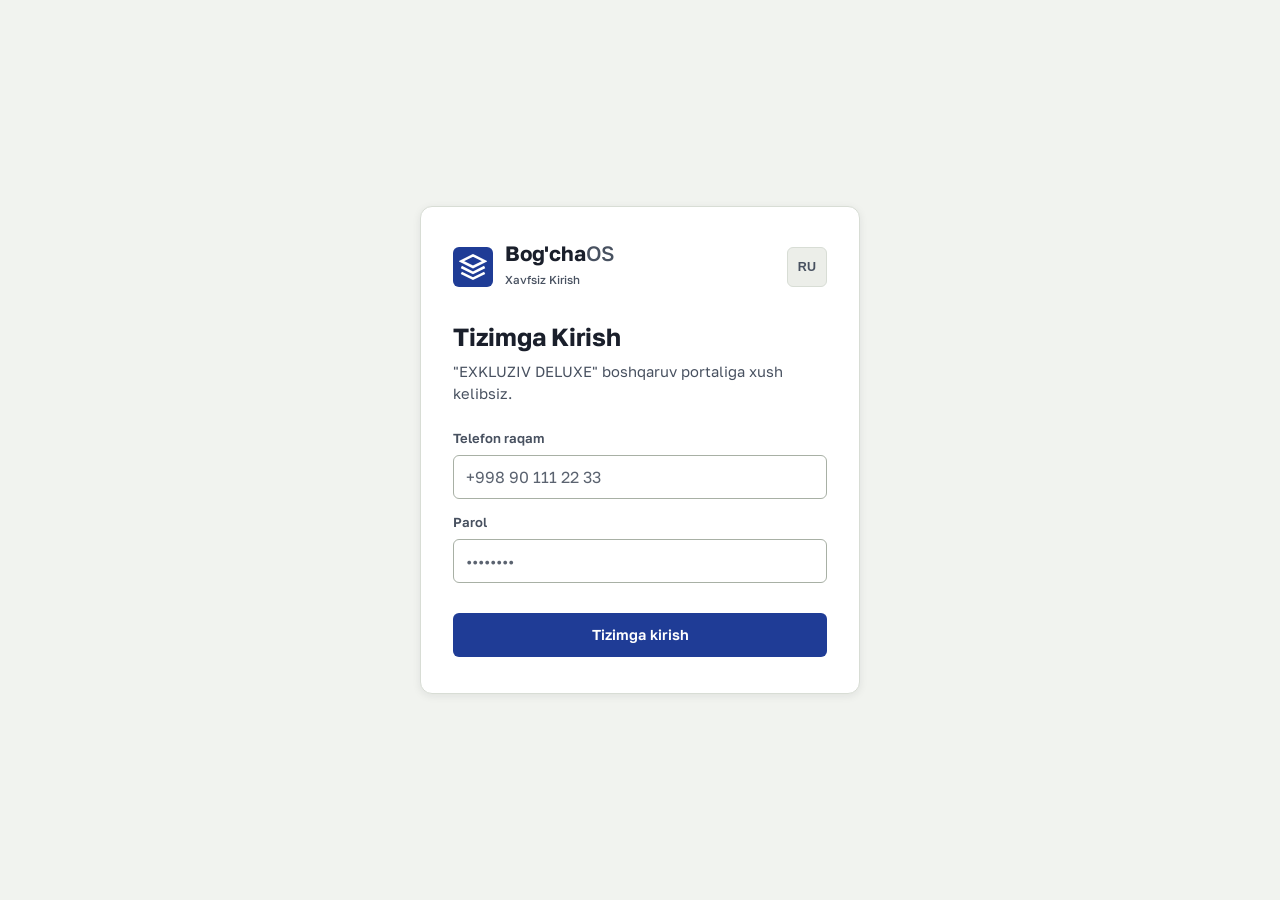
<file: frontend/index.html>
<!DOCTYPE html>
<html lang="uz" data-theme="light">
<head>
  <meta charset="UTF-8">
  <meta name="viewport" content="width=device-width, initial-scale=1.0, viewport-fit=cover">
  <title>Bog'chaOS · Aqlli Bog'cha SaaS Tizimi</title>
  <link rel="preconnect" href="https://fonts.googleapis.com">
  <link rel="preconnect" href="https://fonts.gstatic.com" crossorigin>
  <link href="https://fonts.googleapis.com/css2?family=Golos+Text:wght@400;500;600;700&display=swap" rel="stylesheet">
  <script>try { const t = localStorage.getItem('bogcha_theme'); if (t) document.documentElement.setAttribute('data-theme', t); } catch (e) {}</script>
  <link rel="stylesheet" href="styles.css?v=20261113d">
</head>
<body>
  <svg width="0" height="0" style="position:absolute" aria-hidden="true">
    <symbol id="mark-PRESENT" viewBox="0 0 24 24"><path d="M5 12.5l4.5 4.5L19 7.5"/></symbol>
    <symbol id="mark-ABSENT" viewBox="0 0 24 24"><path d="M6.5 6.5l11 11M17.5 6.5l-11 11"/></symbol>
    <symbol id="mark-EXCUSED" viewBox="0 0 24 24"><path d="M7 3.5h7l3.5 3.5v13.5H7z"/><path d="M10 12h4.5M10 15.5h4.5"/></symbol>
    <symbol id="mark-LATE" viewBox="0 0 24 24"><circle cx="12" cy="12" r="8.5"/><path d="M12 7.5V12l3 2"/></symbol>
  </svg>
  <div class="app-layout">
    <!-- SIDEBAR -->
    <div class="sidebar-scrim" id="sidebarScrim"></div>
    <aside class="sidebar" id="appSidebar">
      <div class="sidebar-header">
        <div class="brand-logo">
          <div class="logo-icon">
            <svg width="28" height="28" viewBox="0 0 24 24" fill="none" stroke="currentColor" stroke-width="2.2" stroke-linecap="round" stroke-linejoin="round">
              <path d="M12 2L2 7l10 5 10-5-10-5zM2 17l10 5 10-5M2 12l10 5 10-5"/>
            </svg>
          </div>
          <div class="logo-text">
            <h2>Bog'cha<span>OS</span></h2>
            <span class="badge-saas" data-i18n="brand.tagline">Enterprise Pro</span>
          </div>
        </div>
      </div>

      <!-- Tenant Info -->
      <div class="tenant-card">
        <div class="tenant-avatar" id="tenantAvatar">…</div>
        <div class="tenant-details">
          <p class="tenant-name" id="tenantName">…</p>
          <span class="tenant-badge"><span class="pulse-dot"></span> <span id="tenantPlan">…</span></span>
        </div>
      </div>

      <!-- Navigation Links -->
      <nav class="sidebar-nav" id="sidebarNav">
        <button class="nav-item active" data-tab="dashboard" data-perm="dashboard.view">
          <svg width="20" height="20" viewBox="0 0 24 24" fill="none" stroke="currentColor" stroke-width="2"><rect width="7" height="9" x="3" y="3" rx="1"/><rect width="7" height="5" x="14" y="3" rx="1"/><rect width="7" height="9" x="14" y="12" rx="1"/><rect width="7" height="5" x="3" y="16" rx="1"/></svg>
          <span data-i18n="nav.dashboard">Asosiy Panel</span>
        </button>

        <button class="nav-item" data-tab="children" data-perm="children.view">
          <svg width="20" height="20" viewBox="0 0 24 24" fill="none" stroke="currentColor" stroke-width="2"><path d="M16 21v-2a4 4 0 0 0-4-4H6a4 4 0 0 0-4 4v2"/><circle cx="9" cy="7" r="4"/><path d="M22 21v-2a4 4 0 0 0-3-3.87"/><path d="M16 3.13a4 4 0 0 1 0 7.75"/></svg>
          <span data-i18n="nav.children">Bolalar & Guruhlar</span>
          <span class="nav-counter" id="totalChildrenBadge">9</span>
        </button>

        <button class="nav-item" data-tab="attendance" data-perm="attendance.view">
          <svg width="20" height="20" viewBox="0 0 24 24" fill="none" stroke="currentColor" stroke-width="2"><path d="M8 2v4"/><path d="M16 2v4"/><rect width="18" height="18" x="3" y="4" rx="2"/><path d="M3 10h18"/><path d="m9 16 2 2 4-4"/></svg>
          <span data-i18n="nav.attendance">Jonli Davomat</span>
          <span class="nav-status-badge" data-i18n="nav.live">Jonli</span>
        </button>

        <button class="nav-item" data-tab="photos" data-perm="photos.send">
          <svg width="20" height="20" viewBox="0 0 24 24" fill="none" stroke="currentColor" stroke-width="2" stroke-linecap="round" stroke-linejoin="round"><rect x="3" y="5" width="18" height="15" rx="2"/><circle cx="9" cy="11" r="2"/><path d="m21 17-5-5-8 8"/></svg>
          <span data-i18n="nav.photos">Rasm yuborish</span>
        </button>

        <button class="nav-item" data-tab="kitchen" data-perm="kitchen.view">
          <svg width="20" height="20" viewBox="0 0 24 24" fill="none" stroke="currentColor" stroke-width="2" stroke-linecap="round" stroke-linejoin="round"><path d="M3 11h18"/><path d="M12 11V4a1 1 0 0 1 1-1 5 5 0 0 1 5 5v2"/><path d="M5 11v8a2 2 0 0 0 2 2h10a2 2 0 0 0 2-2v-8"/></svg>
          <span data-i18n="nav.kitchen">Oshxona xarajatlari</span>
        </button>

        <button class="nav-item" data-tab="tabel" data-perm="tabel.view">
          <svg width="20" height="20" viewBox="0 0 24 24" fill="none" stroke="currentColor" stroke-width="2"><rect width="18" height="18" x="3" y="4" rx="2"/><path d="M3 10h18"/><path d="M8 2v4"/><path d="M16 2v4"/><path d="M8 14h.01"/><path d="M12 14h.01"/><path d="M16 14h.01"/><path d="M8 18h.01"/><path d="M12 18h.01"/><path d="M16 18h.01"/></svg>
          <span data-i18n="nav.tabel">Oylik Davomat Tabeli</span>
        </button>

        <button class="nav-item" data-tab="billing" data-perm="billing.view">
          <svg width="20" height="20" viewBox="0 0 24 24" fill="none" stroke="currentColor" stroke-width="2"><rect width="20" height="14" x="2" y="5" rx="2"/><line x1="2" x2="22" y1="10" y2="10"/></svg>
          <span data-i18n="nav.billing">Moliya & To'lovlar</span>
        </button>

        <button class="nav-item" data-tab="reports" data-perm="finance.reports">
          <svg width="20" height="20" viewBox="0 0 24 24" fill="none" stroke="currentColor" stroke-width="2"><path d="M3 3v18h18"/><path d="M7 15l4-4 3 3 5-6"/></svg>
          <span data-i18n="nav.reports">Moliyaviy hisobotlar</span>
        </button>

        <button class="nav-item" data-tab="staff" data-perm="staff.view">
          <svg width="20" height="20" viewBox="0 0 24 24" fill="none" stroke="currentColor" stroke-width="2"><path d="M16 21v-2a4 4 0 0 0-4-4H6a4 4 0 0 0-4 4v2"/><circle cx="9" cy="7" r="4"/><path d="M22 21v-2a4 4 0 0 0-3-3.87"/><path d="M16 3.13a4 4 0 0 1 0 7.75"/></svg>
          <span data-i18n="nav.staff">Xodimlar & Maosh</span>
        </button>

        <button class="nav-item" data-tab="contracts" data-perm="contracts.view">
          <svg width="20" height="20" viewBox="0 0 24 24" fill="none" stroke="currentColor" stroke-width="2"><path d="M14 2H6a2 2 0 0 0-2 2v16a2 2 0 0 0 2 2h12a2 2 0 0 0 2-2V8z"/><polyline points="14 2 14 8 20 8"/><line x1="16" y1="13" x2="8" y2="13"/><line x1="16" y1="17" x2="8" y2="17"/><polyline points="10 9 9 9 8 9"/></svg>
          <span data-i18n="nav.contracts">Shartnomalar & Hujjatlar</span>
        </button>

        <button class="nav-item" data-tab="telegram-simulator" data-perm="tma.view">
          <svg width="20" height="20" viewBox="0 0 24 24" fill="none" stroke="currentColor" stroke-width="2"><path d="m22 2-7 20-4-9-9-4Z"/><path d="M22 2 11 13"/></svg>
          <span data-i18n="nav.tma">Ota-ona Telegram TMA</span>
        </button>

        <button class="nav-item" data-tab="settings" data-perm="settings.view">
          <svg width="20" height="20" viewBox="0 0 24 24" fill="none" stroke="currentColor" stroke-width="2"><circle cx="12" cy="12" r="3"/><path d="M19.4 15a1.65 1.65 0 0 0 .33 1.82l.06.06a2 2 0 0 1 0 2.83 2 2 0 0 1-2.83 0l-.06-.06a1.65 1.65 0 0 0-1.82-.33 1.65 1.65 0 0 0-1 1.51V21a2 2 0 0 1-2 2 2 2 0 0 1-2-2v-.09A1.65 1.65 0 0 0 9 19.4a1.65 1.65 0 0 0-1.82.33l-.06.06a2 2 0 0 1-2.83 0 2 2 0 0 1 0-2.83l.06-.06a1.65 1.65 0 0 0 .33-1.82 1.65 1.65 0 0 0-1.51-1H3a2 2 0 0 1-2-2 2 2 0 0 1 2-2h.09A1.65 1.65 0 0 0 4.6 9a1.65 1.65 0 0 0-.33-1.82l-.06-.06a2 2 0 0 1 0-2.83 2 2 0 0 1 2.83 0l.06.06a1.65 1.65 0 0 0 1.82.33H9a1.65 1.65 0 0 0 1-1.51V3a2 2 0 0 1 2-2 2 2 0 0 1 2 2v.09a1.65 1.65 0 0 0 1 1.51 1.65 1.65 0 0 0 1.82-.33l.06-.06a2 2 0 0 1 2.83 0 2 2 0 0 1 0 2.83l-.06.06a1.65 1.65 0 0 0-.33 1.82V9a1.65 1.65 0 0 0 1.51 1H21a2 2 0 0 1 2 2 2 2 0 0 1-2 2h-.09a1.65 1.65 0 0 0-1.51 1z"/></svg>
          <span data-i18n="nav.settings">Sozlamalar & Tarif</span>
        </button>
      </nav>

      <div class="sidebar-footer">
        <div class="user-profile">
          <div class="user-avatar" id="currentUserAvatar">NA</div>
          <div class="user-info">
            <span class="user-name" id="currentUserName">Nodira Azimova</span>
            <span class="user-role" id="currentUserRole">Boshqaruvchi</span>
          </div>
          <button class="icon-button" onclick="logoutUser()" title="Tizimdan chiqish" data-i18n-title="sidebar.logout.title">
            <svg width="18" height="18" viewBox="0 0 24 24" fill="none" stroke="currentColor" stroke-width="2"><path d="M9 21H5a2 2 0 0 1-2-2V5a2 2 0 0 1 2-2h4"/><polyline points="16 17 21 12 16 7"/><line x1="21" x2="9" y1="12" y2="12"/></svg>
          </button>
        </div>
      </div>
    </aside>

    <!-- MAIN CONTENT AREA -->
    <main class="main-content">
      <!-- TOP NAVBAR -->
      <header class="topbar">
        <div class="topbar-left">
          <button class="icon-button menu-toggle" id="menuToggle" aria-label="Menyuni ochish" data-i18n-title="common.openMenu" aria-expanded="false" aria-controls="appSidebar">
            <svg width="20" height="20" viewBox="0 0 24 24" fill="none" stroke="currentColor" stroke-width="2" stroke-linecap="round"><line x1="4" y1="7" x2="20" y2="7"/><line x1="4" y1="12" x2="20" y2="12"/><line x1="4" y1="17" x2="20" y2="17"/></svg>
          </button>
          <div class="search-box">
            <svg width="18" height="18" viewBox="0 0 24 24" fill="none" stroke="currentColor" stroke-width="2"><circle cx="11" cy="11" r="8"/><path d="m21 21-4.3-4.3"/></svg>
            <input type="text" id="globalSearchInput" placeholder="Bola, ota-ona yoki guruhni qidiring..." data-i18n-placeholder="topbar.search.placeholder">
          </div>
        </div>

        <div class="topbar-right">
          <!-- Logged-in user's role (read-only; access is enforced by who actually logged in) -->
          <div class="role-switcher-box">
            <span class="role-label" data-i18n="topbar.roleLabel">Rol:</span>
            <span class="badge badge-indigo" id="currentRoleBadge">…</span>
          </div>

          <div class="live-clock" id="liveClock">
            <span class="clock-date">2 Oktabr, 2026</span>
            <span class="clock-time">09:15:30</span>
          </div>

          <!-- Language Toggle -->
          <button class="icon-button lang-toggle" id="langToggle" title="Tilni almashtirish" data-i18n-title="topbar.lang.title">
            <span id="langToggleLabel">UZ</span>
          </button>

          <!-- Theme Toggle -->
          <button class="icon-button theme-toggle" id="themeToggle" title="Rejimni almashtirish" data-i18n-title="topbar.theme.title">
            <svg class="sun-icon" width="20" height="20" viewBox="0 0 24 24" fill="none" stroke="currentColor" stroke-width="2"><circle cx="12" cy="12" r="4"/><path d="M12 2v2"/><path d="M12 20v2"/><path d="m4.93 4.93 1.41 1.41"/><path d="m17.66 17.66 1.41 1.41"/><path d="M2 12h2"/><path d="M20 12h2"/><path d="m6.34 17.66-1.41 1.41"/><path d="m19.07 4.93-1.41 1.41"/></svg>
            <svg class="moon-icon" width="20" height="20" viewBox="0 0 24 24" fill="none" stroke="currentColor" stroke-width="2"><path d="M12 3a6 6 0 0 0 9 9 9 9 0 1 1-9-9Z"/></svg>
          </button>
        </div>
      </header>

      <!-- CONTENT PANELS -->
      <div class="content-container">

        <!-- ========================================== -->
        <!-- TAB 1: ASOSIY PANEL (DASHBOARD) -->
        <!-- ========================================== -->
        <section class="tab-panel active" id="tab-dashboard">
          <div class="panel-header">
            <div>
              <h1 class="panel-title" id="dashboardGreeting">Salom, Nodira Azimova!</h1>
              <p class="panel-subtitle" data-i18n="dash.subtitle">Bog'cha bo'yicha bugungi kunlik hisobot va barcha faoliyatlar oqimi.</p>
            </div>
            <div class="header-actions">
              <button class="btn btn-secondary" onclick="switchTab('tabel')">
                <svg width="18" height="18" viewBox="0 0 24 24" fill="none" stroke="currentColor" stroke-width="2"><rect width="18" height="18" x="3" y="4" rx="2"/></svg>
                <span data-i18n="dash.btn.goTabel">Oylik Tabelga o'tish</span>
              </button>
              <button class="btn btn-primary" data-perm-action="children.create" onclick="openModal('addChildModal')">
                <svg width="18" height="18" viewBox="0 0 24 24" fill="none" stroke="currentColor" stroke-width="2"><line x1="12" y1="5" x2="12" y2="19"/><line x1="5" y1="12" x2="19" y2="12"/></svg>
                <span data-i18n="dash.btn.addChild">Yangi bola qo'shish</span>
              </button>
            </div>
          </div>

          <!-- KPI STAT CARDS -->
          <div class="stats-grid">
            <div class="stat-card">
              <div class="stat-icon-wrapper color-indigo">
                <svg width="24" height="24" viewBox="0 0 24 24" fill="none" stroke="currentColor" stroke-width="2"><path d="M17 21v-2a4 4 0 0 0-4-4H5a4 4 0 0 0-4 4v2"/><circle cx="9" cy="7" r="4"/><path d="M23 21v-2a4 4 0 0 0-3-3.87"/><path d="M16 3.13a4 4 0 0 1 0 7.75"/></svg>
              </div>
              <div class="stat-info">
                <span class="stat-label" data-i18n="dash.kpi.totalChildren">Jami Bolalar</span>
                <p class="stat-value" id="kpiTotalChildren">…</p>
                <span class="stat-trend" id="kpiChildrenNote"></span>
              </div>
            </div>

            <div class="stat-card">
              <div class="stat-info">
                <span class="stat-label" data-i18n="dash.kpi.attendanceToday">Bugun keldi</span>
                <p class="stat-value" id="kpiAttendanceRate">…</p>
                <span class="stat-trend" id="kpiAttendanceNote"></span>
              </div>
            </div>

            <div class="stat-card">
              <div class="stat-info">
                <span class="stat-label" data-i18n="dash.kpi.staffToday">Xodimlar bugun ishda</span>
                <p class="stat-value" id="kpiStaff">…</p>
                <span class="stat-trend" id="kpiStaffNote"></span>
              </div>
            </div>

            <div class="stat-card">
              <div class="stat-info">
                <span class="stat-label" data-i18n="dash.kpi.revenueMonth">Bu oy tushum</span>
                <p class="stat-value" id="kpiRevenue">…</p>
                <span class="stat-trend" id="kpiRevenueNote"></span>
              </div>
            </div>

            <div class="stat-card">
              <div class="stat-info">
                <span class="stat-label" data-i18n="dash.kpi.debts">Qarzdorlik</span>
                <p class="stat-value text-rose" id="kpiDebts">…</p>
                <span class="stat-trend negative" id="kpiDebtsNote"></span>
              </div>
            </div>
          </div>

          <!-- To-do and debtors -->
          <div class="dashboard-grid-2">
            <div class="card">
              <div class="card-header">
                <div>
                  <h2 class="card-title" data-i18n="dash.todo.title">Bajarish kerak</h2>
                  <span class="card-subtitle" data-i18n="dash.todo.subtitle">Bugun e'tibor talab qiladigan ishlar</span>
                </div>
              </div>
              <ul class="todo-list" id="attentionList"></ul>
            </div>

            <div class="card">
              <div class="card-header">
                <div>
                  <h2 class="card-title" data-i18n="dash.debtors.title">Eng katta qarzdorlar</h2>
                  <span class="card-subtitle" data-i18n="dash.debtors.subtitle">Bosing: to'lov qabul qilish oynasi ochiladi</span>
                </div>
                <button type="button" class="btn btn-sm btn-secondary" data-perm-action="billing.view" onclick="switchTab('billing')" data-i18n="common.all">Barchasi</button>
              </div>
              <ul class="debtor-list" id="topDebtorsList"></ul>
            </div>
          </div>

          <!-- Income and Activity Feed -->
          <div class="dashboard-grid-2">
            <div class="card glass-card">
              <div class="card-header">
                <div>
                  <h2 class="card-title" data-i18n="dash.income.title">Tushum: oxirgi 6 oy</h2>
                  <span class="card-subtitle" data-i18n="dash.income.subtitle">Qabul qilingan to'lovlar</span>
                </div>
              </div>
              <div class="chart-wrapper">
                <div class="custom-bar-chart" id="weeklyChartContainer"></div>
              </div>
              <div class="collection-block" id="collectionBlock"></div>
            </div>

            <div class="card glass-card">
              <div class="card-header">
                <div>
                  <h2 class="card-title" data-i18n="dash.activity.title">Jonli Hodisalar Jurnali</h2>
                  <span class="card-subtitle" data-i18n="dash.activity.subtitle">Telegram va to'lovlar oqimi</span>
                </div>
                <span class="pulse-status" data-i18n="nav.live">Jonli</span>
              </div>
              <div class="activity-feed" id="activityFeed"></div>
            </div>
          </div>

          <!-- Groups Grid -->
          <div class="section-title-wrap">
            <h2 class="section-heading" data-i18n="dash.groups.title">Guruhlar holati</h2>
            <span class="badge badge-indigo" id="groupsCountBadge"></span>
          </div>
          <div class="groups-mini-grid" id="groupsMiniGrid"></div>
        </section>

        <!-- ========================================== -->
        <!-- TAB 2: BOLALAR VA GURUHLAR -->
        <!-- ========================================== -->
        <section class="tab-panel" id="tab-children">
          <div class="panel-header">
            <div>
              <h1 class="panel-title" data-i18n="children.title">Bolalar va Guruhlar Boshqaruvi</h1>
              <p class="panel-subtitle" data-i18n="children.subtitle">Barcha ro'yxatdan o'tgan bolalar, guruhlar, allergiyalar va ota-onalar kontaktlari.</p>
            </div>
            <div class="header-actions">
              <button class="btn btn-secondary" id="btnAddGroup" data-perm-action="groups.manage" onclick="openAddGroupModal()">
                <svg width="18" height="18" viewBox="0 0 24 24" fill="none" stroke="currentColor" stroke-width="2"><line x1="12" y1="5" x2="12" y2="19"/><line x1="5" y1="12" x2="19" y2="12"/></svg>
                <span data-i18n="children.btn.addGroup">Yangi guruh qo'shish</span>
              </button>
              <button class="btn btn-primary" data-perm-action="children.create" onclick="openModal('addChildModal')">
                <svg width="18" height="18" viewBox="0 0 24 24" fill="none" stroke="currentColor" stroke-width="2"><line x1="12" y1="5" x2="12" y2="19"/><line x1="5" y1="12" x2="19" y2="12"/></svg>
                <span data-i18n="dash.btn.addChild">Yangi bola qo'shish</span>
              </button>
            </div>
          </div>

          <div class="filter-bar">
            <div class="group-tabs-wrap">
              <div class="group-tabs" id="groupFilterTabs">
                <button class="filter-tab active" data-group="ALL" data-i18n="common.all">Barchasi</button>
              </div>
              <div class="group-tab-actions" id="groupTabActions"></div>
            </div>
            <div class="filter-inputs">
              <input type="text" class="input-search" id="childSearchFilter" placeholder="Ism yoki ota-ona telefoni..." data-i18n-placeholder="children.search.placeholder">
              <select class="custom-select" id="childStatusFilter">
                <option value="ALL" data-i18n="children.filter.allStatuses">Barcha statuslar</option>
                <option value="ACTIVE" data-i18n="children.filter.active">Faol</option>
                <option value="DEBT" data-i18n="children.filter.debt">Qarzdor</option>
              </select>
            </div>
          </div>

          <div class="card glass-card no-padding">
            <div class="table-responsive">
              <table class="data-table">
                <thead>
                  <tr>
                    <th data-i18n="children.th.name">Bola Ismi va Surati</th>
                    <th data-i18n="children.th.group">Guruhi</th>
                    <th data-i18n="children.th.age">Yoshi / Tug'ilgan kuni</th>
                    <th data-i18n="children.th.parent">Ota-onasi & Aloqa</th>
                    <th data-i18n="children.th.health">Sog'lig'i</th>
                    <th data-perm-col="children.finance" data-i18n="children.th.discount">Chegirma</th>
                    <th data-perm-col="children.finance" data-i18n="children.th.note">Izoh</th>
                    <th data-perm-col="children.finance" data-i18n="children.th.price">Narxi</th>
                    <th id="thPaymentStatus" data-perm-col="children.finance" data-i18n="children.th.paymentStatus">To'lov Holati</th>
                    <th id="thDocuments" class="text-right" data-perm-col="children.finance" data-i18n="children.th.documents">Hujjatlar</th>
                    <th id="thDelete" class="text-right col-actions" data-i18n="common.delete">O'chirish</th>
                  </tr>
                </thead>
                <tbody id="childrenTableBody"></tbody>
              </table>
            </div>
          </div>
        </section>

        <!-- ========================================== -->
        <!-- TAB 3: JONLI DAVOMAT -->
        <!-- ========================================== -->
        <section class="tab-panel" id="tab-attendance">
          <div class="panel-header">
            <div>
              <h1 class="panel-title" id="attTitle" data-i18n="att.title">Kunlik davomat</h1>
              <p class="panel-subtitle" data-i18n="att.subtitle">Kunlik davomat. "Keldi" belgisi saqlangach, ota-onaga Telegram orqali xabar boradi.</p>
            </div>
          </div>

          <div class="att-controls">
            <label class="att-field">
              <span data-i18n="att.field.group">Guruh</span>
              <select id="attendanceGroupSelect" class="custom-select"></select>
            </label>
            <label class="att-field">
              <span data-i18n="att.field.date">Sana</span>
              <input type="date" id="attendanceDate" class="custom-input">
            </label>
          </div>

          <div class="att-summary" aria-live="polite">
            <p class="att-progress"><b id="attCountMarked">0</b> / <span id="attCountTotal">0</span> <span data-i18n="att.markedSuffix">belgilandi</span></p>
            <ul class="att-tally">
              <li class="tally-present"><svg class="mark" aria-hidden="true"><use href="#mark-PRESENT"/></svg><span id="attCountPresent">0</span> <span data-i18n="att.tally.present">keldi</span></li>
              <li class="tally-absent"><svg class="mark" aria-hidden="true"><use href="#mark-ABSENT"/></svg><span id="attCountAbsent">0</span> <span data-i18n="att.tally.absent">kelmadi</span></li>
              <li class="tally-excused"><svg class="mark" aria-hidden="true"><use href="#mark-EXCUSED"/></svg><span id="attCountExcused">0</span> <span data-i18n="att.tally.excused">sababli</span></li>
              <li class="tally-late"><svg class="mark" aria-hidden="true"><use href="#mark-LATE"/></svg><span id="attCountLate">0</span> <span data-i18n="att.tally.late">kech keldi</span></li>
            </ul>
          </div>

          <p class="att-readonly-note" id="attReadonlyNote" hidden data-i18n="att.readonlyNote.viewOnly">Bu o'tgan kun, faqat ko'rish mumkin. Davomat faqat bugungi kun uchun belgilanadi.</p>

          <div class="attendance-list" id="attendanceCardsGrid"></div>

          <div class="att-actionbar" id="attActionBar" hidden>
            <button type="button" class="btn btn-success att-mark-rest" id="btnMarkRest" onclick="markAllPresent()">
              <svg width="20" height="20" viewBox="0 0 24 24" fill="none" stroke="currentColor" stroke-width="2.2" stroke-linecap="round" stroke-linejoin="round"><polyline points="20 6 9 17 4 12"/></svg>
              <span id="btnMarkRestLabel" data-i18n="att.markRest">Qolganlarni "Keldi" qilish</span>
            </button>
          </div>
        </section>

        <section class="tab-panel" id="tab-photos">
          <div class="panel-header">
            <div>
              <h1 class="panel-title" data-i18n="photos.title">Rasm yuborish</h1>
              <p class="panel-subtitle" data-i18n="photos.subtitle">Bolalar rasmlarini ota-onalarga Telegram orqali yuboring.</p>
            </div>
          </div>

          <div class="card photo-channel" id="photoChannelCard">
            <p class="photo-channel-status" id="photoChannelStatus" data-i18n="photos.channel.loading">Yuklanmoqda…</p>
            <p class="photo-warning" id="photoPublicWarning" hidden data-i18n="photos.warning" data-i18n-html="true">Bu kanal <b>ochiq</b>: uni Telegramda istalgan odam topib, rasmlarni ko'rishi mumkin. Bolalar rasmlari uchun kanalni yopiq (private) qiling. Bot shundan keyin ham ishlayveradi.</p>
            <form class="photo-connect" id="photoConnectForm" hidden>
              <label for="photoChannelInput" data-i18n="photos.channelLabel">Kanal yoki guruh manzili</label>
              <div class="photo-connect-row">
                <input type="text" id="photoChannelInput" class="custom-input" placeholder="https://t.me/kanal_nomi yoki @kanal_nomi" autocomplete="off" data-i18n-placeholder="photos.channelPlaceholder">
                <button type="submit" class="btn btn-secondary" data-i18n="photos.connectBtn">Ulash</button>
              </div>
              <small data-i18n="photos.connectHint">Avval botni kanalga administrator qilib qo'shing.</small>
            </form>
          </div>

          <form class="card photo-form" id="photoForm">
            <fieldset class="photo-target">
              <legend data-i18n="photos.targetLegend">Kimga yuborilsin?</legend>
              <label class="photo-radio"><input type="radio" name="photoTarget" value="channel" checked> <span data-i18n="photos.target.channel">Kanalga (barcha ota-onalar)</span></label>
              <label class="photo-radio"><input type="radio" name="photoTarget" value="child"> <span data-i18n="photos.target.child">Bitta bolaning ota-onasiga</span></label>
              <select id="photoChildSelect" class="custom-select" hidden aria-label="Bolani tanlang"></select>
            </fieldset>

            <label class="photo-drop" for="photoFiles">
              <svg width="28" height="28" viewBox="0 0 24 24" fill="none" stroke="currentColor" stroke-width="2" stroke-linecap="round" stroke-linejoin="round" aria-hidden="true"><rect x="3" y="5" width="18" height="15" rx="2"/><circle cx="9" cy="11" r="2"/><path d="m21 17-5-5-8 8"/></svg>
              <span><b data-i18n="photos.dropTitle">Rasmlarni tanlang</b> <span data-i18n="photos.dropOr">yoki telefonda suratga oling</span></span>
              <small data-i18n="photos.dropHint">10 tagacha rasm, JPG yoki PNG</small>
            </label>
            <input type="file" id="photoFiles" accept="image/jpeg,image/png" multiple hidden>

            <div class="photo-previews" id="photoPreviews"></div>

            <div class="form-group">
              <label for="photoCaption" data-i18n="photos.captionLabel">Izoh (ixtiyoriy)</label>
              <textarea id="photoCaption" class="custom-input photo-caption" rows="2" maxlength="1024" placeholder="Masalan: Bugun rasm chizish mashg'ulotida" data-i18n-placeholder="photos.captionPlaceholder"></textarea>
            </div>

            <div class="photo-actions">
              <span id="photoCount" data-i18n="photos.noneSelected">Rasm tanlanmagan</span>
              <button type="submit" class="btn btn-primary" id="photoSendBtn" disabled data-i18n="common.send">Yuborish</button>
            </div>
          </form>
        </section>

        <section class="tab-panel" id="tab-kitchen">
          <div class="panel-header">
            <div>
              <h1 class="panel-title" data-i18n="kitchen.title">Oshxona xarajatlari</h1>
              <p class="panel-subtitle" data-i18n="kitchen.subtitle">Haftalik oziq-ovqat xaridlari: mahsulot, miqdor, narx va bitta bolaga to'g'ri keladigan xarajat.</p>
            </div>
            <div class="header-actions">
              <button class="btn btn-primary" data-perm-action="kitchen.manage" onclick="openKitchenForm()">
                <svg width="18" height="18" viewBox="0 0 24 24" fill="none" stroke="currentColor" stroke-width="2"><line x1="12" y1="5" x2="12" y2="19"/><line x1="5" y1="12" x2="19" y2="12"/></svg>
                <span data-i18n="kitchen.newReport">Yangi hisobot</span>
              </button>
            </div>
          </div>

          <div class="kitchen-list" id="kitchenList"></div>
        </section>

        <!-- ========================================== -->
        <!-- TAB 4: OYLIK DAVOMAT TABELI (MONTHLY TABEL) -->
        <!-- ========================================== -->
        <section class="tab-panel" id="tab-tabel">
          <div class="panel-header">
            <div>
              <h1 class="panel-title" data-i18n="tabel.title">Oylik Davomat Tabeli & Kompensatsiya</h1>
              <p class="panel-subtitle" data-i18n="tabel.subtitle">Istalgan yil va oy uchun kunlik davomat tabeli. Sababli kelmagan kunlar oziq-ovqat normasiga ko'ra keyingi oydan chegiriladi.</p>
            </div>
            <div class="header-actions">
              <button class="btn btn-secondary" onclick="exportTabelExcel()">
                <svg width="18" height="18" viewBox="0 0 24 24" fill="none" stroke="currentColor" stroke-width="2"><path d="M21 15v4a2 2 0 0 1-2 2H5a2 2 0 0 1-2-2v-4"/><polyline points="7 10 12 15 17 10"/><line x1="12" y1="15" x2="12" y2="3"/></svg>
                <span data-i18n="tabel.export">Excelga eksport</span>
              </button>
              <button class="btn btn-primary" onclick="applyCompensationToInvoices()">
                <svg width="18" height="18" viewBox="0 0 24 24" fill="none" stroke="currentColor" stroke-width="2"><path d="M12 2v20M17 5H9.5a3.5 3.5 0 0 0 0 7h5a3.5 3.5 0 0 1 0 7H6"/></svg>
                <span data-i18n="tabel.applyComp">Kompensatsiyani Invoyslarga hisoblash</span>
              </button>
            </div>
          </div>

          <div class="att-controls tabel-controls">
            <label class="att-field">
              <span data-i18n="tabel.field.year">Yil</span>
              <select id="tabelYearSelect" class="custom-select" onchange="loadTabel()"></select>
            </label>
            <label class="att-field">
              <span data-i18n="tabel.field.month">Oy</span>
              <select id="tabelMonthSelect" class="custom-select" onchange="loadTabel()"></select>
            </label>
            <label class="att-field">
              <span data-i18n="att.field.group">Guruh</span>
              <select id="tabelGroupSelect" class="custom-select" onchange="loadTabel()"></select>
            </label>
            <div class="tabel-period-nav">
              <button type="button" class="btn btn-secondary btn-sm" onclick="shiftTabelMonth(-1)" data-i18n-title="tabel.prevMonth" title="Oldingi oy" aria-label="Oldingi oy">&lsaquo;</button>
              <button type="button" class="btn btn-secondary btn-sm" onclick="shiftTabelMonth(1)" data-i18n-title="tabel.nextMonth" title="Keyingi oy" aria-label="Keyingi oy">&rsaquo;</button>
            </div>
          </div>
          <p class="tabel-period-label" id="tabelPeriodLabel"></p>

          <!-- Tabel Explanation Card -->
          <div class="tabel-legend-card glass-card mb-4">
            <div class="legend-item"><span class="tabel-cell-demo p-cell"><svg class="mark" aria-hidden="true"><use href="#mark-PRESENT"/></svg></span> <b data-i18n="tabel.legend.present">Kelgan</b> <span data-i18n="tabel.legend.presentNote">(Davomat qilingan)</span></div>
            <div class="legend-item"><span class="tabel-cell-demo e-cell"><svg class="mark" aria-hidden="true"><use href="#mark-EXCUSED"/></svg></span> <b data-i18n="tabel.legend.excused">Sababli</b> <span data-i18n="tabel.legend.excusedNote">(Shifokor spravkasi bor - 25,000 UZS/kun qaytariladi)</span></div>
            <div class="legend-item"><span class="tabel-cell-demo a-cell"><svg class="mark" aria-hidden="true"><use href="#mark-ABSENT"/></svg></span> <b data-i18n="tabel.legend.absent">Sababsiz</b> <span data-i18n="tabel.legend.absentNote">(Qaytarilmaydi)</span></div>
            <div class="legend-item"><span class="tabel-cell-demo l-cell"><svg class="mark" aria-hidden="true"><use href="#mark-LATE"/></svg></span> <b data-i18n="tabel.legend.late">Kech keldi</b></div>
            <div class="legend-item"><span class="tabel-cell-demo w-cell">–</span> <b data-i18n="tabel.legend.weekend">Dam olish kuni</b></div>
          </div>

          <div class="card glass-card no-padding">
            <div class="table-responsive">
              <table class="data-table tabel-grid-table" id="tabelFullGrid">
                <thead id="tabelHeaderRow"></thead>
                <tbody id="tabelBodyRows"></tbody>
              </table>
            </div>
          </div>
        </section>

        <!-- ========================================== -->
        <!-- TAB 5: MOLIYA & TO'LOVLAR -->
        <!-- ========================================== -->
        <section class="tab-panel" id="tab-billing">
          <div class="panel-header">
            <div>
              <h1 class="panel-title" data-i18n="billing.title">Moliya, Hisob-fakturalar va Kvitansiyalar</h1>
              <p class="panel-subtitle" data-i18n="billing.subtitle">Oylik tushumlar, qarzdorlar va Click / Payme to'lovlari hisoboti.</p>
            </div>
            <div class="header-actions">
              <button class="btn btn-secondary" data-perm-action="billing.remind" onclick="document.getElementById('remindersCard').scrollIntoView({ behavior: 'smooth' })">
                <svg width="18" height="18" viewBox="0 0 24 24" fill="none" stroke="currentColor" stroke-width="2"><path d="m22 2-7 20-4-9-9-4Z"/><path d="M22 2 11 13"/></svg>
                <span data-i18n="billing.remindersBtn">To'lov eslatmalari</span>
              </button>
            </div>
          </div>

          <section class="card reminders-card" id="remindersCard" data-perm-action="billing.remind">
            <div class="card-header">
              <div>
                <h2 class="card-title" data-i18n="billing.reminders.title">Avtomatik to'lov eslatmalari</h2>
                <span class="card-subtitle" data-i18n="billing.reminders.subtitle">To'lov muddati yaqinlashganda va o'tganda ota-onaga Telegram orqali yuboriladi</span>
              </div>
            </div>

            <div class="reminder-stats">
              <div><span data-i18n="billing.stat.reminder">Eslatma</span><b id="remStatus">…</b><small id="remWindow"></small></div>
              <div><span data-i18n="billing.stat.dueSoon">Muddati yaqin</span><b id="remDueSoon">…</b><small data-i18n="common.child">bola</small></div>
              <div><span data-i18n="billing.stat.overdue">Kechikkan</span><b id="remOverdue" class="text-rose">…</b><small data-i18n="common.child">bola</small></div>
              <div><span data-i18n="billing.stat.linked">Telegramga ulangan</span><b id="remLinked">…</b><small data-i18n="common.parent">ota-ona</small></div>
              <div><span data-i18n="billing.stat.totalLeft">Jami qoldiq</span><b id="remTotal">…</b><small>UZS</small></div>
            </div>

            <form id="reminderForm" class="reminder-form">
              <label class="switch-row">
                <span><b data-i18n="billing.switch.enabled">Eslatma yoqilgan</b><small data-i18n="billing.switch.enabledHint">O'chirilsa, avtomatik xabar yuborilmaydi</small></span>
                <input type="checkbox" id="remEnabled" class="switch">
              </label>

              <div class="stepper-row">
                <span data-i18n="billing.stepper.before">Muddatdan oldin</span>
                <div class="stepper"><button type="button" class="icon-button" data-step="remBefore:-1" aria-label="Kamaytirish" data-i18n-title="common.decrease">−</button><b><span id="remBefore">5</span> <span data-i18n="common.days">kun</span></b><button type="button" class="icon-button" data-step="remBefore:1" aria-label="Ko'paytirish" data-i18n-title="common.increase">+</button></div>
              </div>
              <div class="stepper-row">
                <span data-i18n="billing.stepper.after">Muddatdan keyin</span>
                <div class="stepper"><button type="button" class="icon-button" data-step="remAfter:-1" aria-label="Kamaytirish" data-i18n-title="common.decrease">−</button><b><span id="remAfter">5</span> <span data-i18n="common.days">kun</span></b><button type="button" class="icon-button" data-step="remAfter:1" aria-label="Ko'paytirish" data-i18n-title="common.increase">+</button></div>
              </div>
              <p class="reminder-help" data-i18n="billing.help">Eslatma muddatdan shuncha kun oldin boshlanadi va muddat o'tgach yana shuncha kun davom etadi; to'lov qilingach to'xtaydi.</p>

              <div class="reminder-block">
                <span class="reminder-label" data-i18n="billing.sendTimeLabel">Yuborish vaqti</span>
                <div class="time-chips" id="remTimes"></div>
                <div class="time-add">
                  <input type="time" id="remTimeInput" class="custom-input" value="18:00" aria-label="Yangi vaqt">
                  <button type="button" class="btn btn-secondary btn-sm" id="remTimeAdd" data-i18n="billing.addTimeBtn">Vaqt qo'shish</button>
                </div>
                <small class="reminder-help" data-i18n="billing.timesHint">Kuniga 6 martagacha.</small>
              </div>

              <div class="reminder-block">
                <label class="reminder-label" for="remTemplate" data-i18n="billing.templateLabel">Xabar matni</label>
                <textarea id="remTemplate" class="custom-input reminder-template" rows="3" maxlength="1000"></textarea>
                <div class="field-chips" id="remFields"></div>
                <p class="reminder-preview" id="remPreview"></p>
              </div>

              <div class="reminder-actions">
                <button type="button" class="btn btn-secondary" id="remSendNow" data-i18n="billing.sendNow">Hozir yuborish</button>
                <button type="submit" class="btn btn-primary" data-i18n="common.save">Saqlash</button>
              </div>
            </form>
          </section>

          <!-- Daromad / Chiqim Statistikasi -->
          <div class="section-title-wrap">
            <h2 class="section-heading" data-i18n="billing.statsHeading">Moliyaviy Statistika</h2>
            <span class="badge badge-indigo" data-i18n="billing.statsBadge">Haqiqiy to'lovlar asosida</span>
          </div>
          <div class="stats-grid mb-4" id="financeStatsGrid"></div>

          <div class="card glass-card no-padding">
            <div class="table-responsive">
              <table class="data-table">
                <thead>
                  <tr>
                    <th data-i18n="billing.th.receipt">Chek / ID</th>
                    <th data-i18n="billing.th.childGroup">Bola & Guruhi</th>
                    <th data-i18n="billing.th.parent">Ota-onasi</th>
                    <th data-i18n="billing.th.monthlyFee">Oylik To'lov</th>
                    <th data-i18n="billing.th.compensation">Kompensatsiya</th>
                    <th data-i18n="billing.th.paid">To'langan</th>
                    <th data-i18n="billing.th.debt">Qoldiq Qarz</th>
                    <th data-i18n="billing.th.status">Status</th>
                    <th class="text-right col-actions" data-i18n="billing.th.actions">Amallar</th>
                  </tr>
                </thead>
                <tbody id="invoicesTableBody"></tbody>
              </table>
            </div>
          </div>
        </section>
        <section class="tab-panel" id="tab-reports">
          <div class="panel-header">
            <div>
              <h1 class="panel-title" data-i18n="reports.title">Moliyaviy hisobotlar</h1>
              <p class="panel-subtitle" data-i18n="reports.subtitle">Oylik tushum, o'tgan davrlar bo'yicha qarzdorlik va har bir bolaning to'lov tarixi.</p>
            </div>
          </div>

          <section class="card glass-card mb-4">
            <div class="card-header reports-card-header">
              <div>
                <h2 class="card-title" data-i18n="reports.revenueTitle">Oylik tushum</h2>
                <span class="card-subtitle" data-i18n="reports.revenueSubtitle">Tushum — o'sha oyda qabul qilingan pul. Hisoblangan va qarz — o'sha oy uchun yozilgan to'lovlar bo'yicha.</span>
              </div>
              <label class="att-field reports-year-field">
                <span data-i18n="tabel.field.year">Yil</span>
                <select id="reportsYearSelect" class="custom-select"></select>
              </label>
            </div>
            <div class="reports-kpis" id="reportsYearKpis"></div>
            <div class="table-responsive">
              <table class="data-table reports-table">
                <thead>
                  <tr>
                    <th data-i18n="reports.th.month">Oy</th>
                    <th data-i18n="reports.th.received">Tushum</th>
                    <th data-i18n="reports.th.billed">Hisoblangan</th>
                    <th data-i18n="reports.th.billedPaid">Shu oy uchun to'langan</th>
                    <th data-i18n="reports.th.debt">Qolgan qarz</th>
                    <th data-i18n="reports.th.collection">Yig'ilish</th>
                    <th class="text-right" data-i18n="reports.th.details">Batafsil</th>
                  </tr>
                </thead>
                <tbody id="reportsRevenueBody"></tbody>
              </table>
            </div>
          </section>

          <section class="card glass-card" id="reportsPeriodCard">
            <div class="card-header">
              <div>
                <h2 class="card-title" data-i18n="reports.periodTitle">Davr bo'yicha to'lovlar va qarzlar</h2>
                <span class="card-subtitle" data-i18n="reports.periodSubtitle">Tanlangan oy uchun har bir bolaning hisobi. Ismni bosing — to'liq to'lov tarixi.</span>
              </div>
            </div>
            <div class="att-controls reports-controls">
              <label class="att-field">
                <span data-i18n="staff.payrollMonth">Hisob oyi</span>
                <input type="month" id="reportsPeriodInput" class="custom-input">
              </label>
              <label class="att-field">
                <span data-i18n="att.field.group">Guruh</span>
                <select id="reportsGroupSelect" class="custom-select"></select>
              </label>
              <label class="att-field">
                <span data-i18n="reports.search">Qidirish</span>
                <input type="search" id="reportsSearch" class="custom-input" data-i18n-placeholder="reports.searchPlaceholder" placeholder="Bola yoki ota-ona ismi">
              </label>
              <label class="switch-row reports-debtors-toggle">
                <span><b data-i18n="reports.onlyDebtors">Faqat qarzdorlar</b></span>
                <input type="checkbox" id="reportsOnlyDebtors" class="switch">
              </label>
            </div>
            <div class="reports-kpis" id="reportsPeriodKpis"></div>
            <div class="table-responsive">
              <table class="data-table">
                <thead>
                  <tr>
                    <th data-i18n="billing.th.childGroup">Bola & Guruhi</th>
                    <th data-i18n="billing.th.parent">Ota-onasi</th>
                    <th data-i18n="reports.th.due">Hisoblangan</th>
                    <th data-i18n="billing.th.paid">To'langan</th>
                    <th data-i18n="reports.th.debt">Qolgan qarz</th>
                    <th data-i18n="reports.th.lastPayment">Oxirgi to'lov</th>
                    <th data-i18n="billing.th.status">Status</th>
                  </tr>
                </thead>
                <tbody id="reportsPeriodBody"></tbody>
              </table>
            </div>
          </section>
        </section>


        <!-- ========================================== -->
        <!-- TAB 9: XODIMLAR & OYLIK MAOSH (PAYROLL) -->
        <!-- ========================================== -->
        <section class="tab-panel" id="tab-staff">
          <div class="panel-header">
            <div>
              <h1 class="panel-title" data-i18n="staff.title">Xodimlar Ro'yxati va Oylik Maosh (Payroll)</h1>
              <p class="panel-subtitle" data-i18n="staff.subtitle">Tarbiyachilar, enagalar, oshpaz va texnik xodimlar maoshi va avanslari nazorati.</p>
            </div>
            <div class="header-actions">
              <button class="btn btn-primary" data-perm-action="staff.manage" onclick="openAddStaffModal()">
                <svg width="18" height="18" viewBox="0 0 24 24" fill="none" stroke="currentColor" stroke-width="2"><line x1="12" y1="5" x2="12" y2="19"/><line x1="5" y1="12" x2="19" y2="12"/></svg>
                <span data-i18n="staff.addBtn">Yangi xodim</span>
              </button>
            </div>
          </div>

          <section class="card staff-att-card">
            <div class="card-header">
              <div>
                <h2 class="card-title" data-i18n="staff.attendanceTitle">Xodimlar davomati</h2>
                <span class="card-subtitle" id="staffAttSummary" data-i18n="common.loading">Yuklanmoqda…</span>
              </div>
              <label class="att-field staff-att-date">
                <span data-i18n="att.field.date">Sana</span>
                <input type="date" id="staffAttDate" class="custom-input">
              </label>
            </div>
            <p class="staff-att-note" id="staffAttPastNote" hidden data-i18n="staff.pastEditNote">O'tgan kun tahrirlanmoqda: o'zgarish maoshga ta'sir qiladi va tarixga yoziladi.</p>
            <div class="staff-att-list" id="staffAttList"></div>
          </section>

          <div class="att-controls staff-month-controls">
            <label class="att-field">
              <span data-i18n="staff.payrollMonth">Hisob oyi</span>
              <input type="month" id="staffMonthInput" class="custom-input">
            </label>
            <p class="staff-rules-summary" id="staffRulesSummary"></p>
          </div>

          <section class="card glass-card no-padding mb-4">
            <div class="card-header staff-sheet-header">
              <div>
                <h2 class="card-title" data-i18n="staff.sheetTitle">Xodimlar oylik davomat tabeli</h2>
                <span class="card-subtitle" data-i18n="staff.sheetSubtitle">Kunni bosing: o'sha kun davomatini tahrirlash.</span>
              </div>
            </div>
            <div class="table-responsive">
              <table class="data-table tabel-grid-table">
                <thead id="staffSheetHead"></thead>
                <tbody id="staffSheetBody"></tbody>
              </table>
            </div>
          </section>

          <div class="card glass-card no-padding">
            <div class="table-responsive">
              <table class="data-table">
                <thead>
                  <tr>
                    <th data-i18n="staff.th.name">F.I.Sh & Lavozimi</th>
                    <th data-i18n="staff.th.phone">Telefon</th>
                    <th data-i18n="staff.th.baseSalary">Asosiy Oklad</th>
                    <th data-i18n="staff.th.bonus">KPI / Bonus</th>
                    <th data-i18n="staff.th.advance">To'langan Avans</th>
                    <th data-i18n="staff.th.deduction">Ushlanma</th>
                    <th data-i18n="staff.th.remaining">To'lanadigan Qoldiq</th>
                    <th data-i18n="staff.th.status">Holat</th>
                    <th class="text-right" data-i18n="staff.th.action">Amal</th>
                  </tr>
                </thead>
                <tbody id="staffPayrollTableBody"></tbody>
              </table>
            </div>
          </div>
        </section>

        <!-- ========================================== -->
        <!-- TAB 10: SHARTNOMALAR VA HUJJATLAR -->
        <!-- ========================================== -->
        <section class="tab-panel" id="tab-contracts">
          <div class="panel-header">
            <div>
              <h1 class="panel-title" data-i18n="contracts.title">Shartnomalar va Tibbiy Hujjatlar</h1>
              <p class="panel-subtitle" data-i18n="contracts.subtitle">Ota-onalar bilan rasmiy 2-tomonlama shartnomalar, emlash (privivka) va spravkalar.</p>
            </div>
          </div>

          <div class="card glass-card no-padding">
            <div class="table-responsive">
              <table class="data-table">
                <thead>
                  <tr>
                    <th data-i18n="contracts.th.number">Shartnoma №</th>
                    <th data-i18n="contracts.th.childGroup">Bola & Guruh</th>
                    <th data-i18n="contracts.th.parent">Ota-onasi</th>
                    <th data-i18n="contracts.th.date">Shartnoma Sanasi</th>
                    <th data-i18n="contracts.th.vaccination">Emlash (Privivka)</th>
                    <th data-i18n="contracts.th.medCert">Tibbiy Spravka</th>
                    <th class="text-right" data-i18n="contracts.th.contract">Shartnoma</th>
                  </tr>
                </thead>
                <tbody id="contractsTableBody"></tbody>
              </table>
            </div>
          </div>
        </section>

        <!-- ========================================== -->
        <!-- TAB 12: TELEGRAM TMA SIMULATOR -->
        <!-- ========================================== -->
        <section class="tab-panel" id="tab-telegram-simulator">
          <div class="panel-header">
            <div>
              <h1 class="panel-title" data-i18n="tma.title">Ota-onalar Uchun Telegram Mini App (TMA) Simulyatori</h1>
              <p class="panel-subtitle" data-i18n="tma.subtitle">Ota-onalar ilova yuklab o'tirmaydi. Telegram orqali ochiladigan shaxsiy kabinet.</p>
            </div>
          </div>

          <div class="tma-simulator-layout">
            <div class="tma-info-card glass-card">
              <h2 class="section-heading" data-i18n="tma.whyHeading">Nega Telegram Web App (TMA)?</h2>
              <ul class="feature-checklist">
                <li><b data-i18n="tma.feature1.b">Yuklab olish shart emas:</b> <span data-i18n="tma.feature1">Har bir ota-onaning telefonida Telegram bor.</span></li>
                <li><b data-i18n="tma.feature2.b">Tezkor ulanish:</b> <span data-i18n="tma.feature2">Bog'cha botiga kirib bitta tugma orqali kabinet ochiladi.</span></li>
                <li><b data-i18n="tma.feature3.b">To'g'ridan-to'g'ri to'lov:</b> <span data-i18n="tma.feature3">Click, Payme orqali 1 klikda to'lash.</span></li>
                <li><b data-i18n="tma.feature4.b">Jonli xabarnomalar:</b> <span data-i18n="tma.feature4">Bola bog'chaga kirdi/chiqdi xabari va rasm/videolar.</span></li>
              </ul>

              <div class="tma-action-box">
                <h3 class="tma-pick-label" data-i18n="tma.pickChild">Simulyatorda bolani tanlang:</h3>
                <select id="tmaChildSelect" class="custom-select" onchange="updateTmaSimulator()"></select>
                <div class="mt-4">
                  <button class="btn btn-secondary w-100" onclick="triggerSimulatedTelegramAlert()" data-i18n="tma.sendTestAlert">
                    Ota-onaga sinov Telegram xabari yuborish
                  </button>
                </div>
              </div>
            </div>

            <!-- Phone Mockup -->
            <div class="phone-mockup-wrapper">
              <div class="smartphone-frame">
                <div class="smartphone-notch"></div>
                <div class="tma-screen">
                  <div class="tma-header">
                    <span class="tma-close" data-i18n="tma.close">✕ Yopish</span>
                    <span class="tma-title" id="tmaAppTitle">TMA</span>
                    <span class="tma-menu">•••</span>
                  </div>
                  <div class="tma-body">
                    <div class="tma-profile-card">
                      <div class="tma-avatar" id="tmaChildAvatar">IR</div>
                      <div class="tma-child-meta">
                        <h4 id="tmaChildName">Imron Rahimov</h4>
                        <span id="tmaChildGroup">Yulduzcha guruhi</span>
                      </div>
                      <span class="tma-status-tag" id="tmaChildStatus">🟢 Bog'chada</span>
                    </div>

                    <div class="tma-widget">
                      <div class="tma-widget-title"><span data-i18n="tma.todayAttendance">Bugungi Davomat</span><small>02.10.2026</small></div>
                      <div class="tma-time-row"><span data-i18n="tma.checkInLabel">Kelish vaqti:</span><strong class="text-emerald" id="tmaCheckInTime">08:18 da</strong></div>
                      <div class="tma-time-row"><span data-i18n="tma.teacherLabel">Tarbiyachi:</span><span>Gulbahor Karimova</span></div>
                    </div>

                    <div class="tma-widget">
                      <div class="tma-widget-title"><span data-i18n="tma.todayMenu">Bugun Nima Yeydi?</span><small data-i18n="tma.menuSubtitle">Taomnoma</small></div>
                      <p class="tma-menu-snippet">🥣 Nonushta: Suli kashasi & non<br>🍲 Tushlik: Tovuq sho'rva & Teftel</p>
                    </div>

                    <div class="tma-widget tma-payment-widget">
                      <div class="tma-widget-title"><span data-i18n="tma.paymentWidgetTitle">Oktabr To'lovi</span><span class="badge badge-emerald" id="tmaPaymentStatus" data-i18n="status.paid">To'langan</span></div>
                      <div class="tma-amount-row"><span id="tmaPaymentAmount">1,800,000 UZS</span></div>
                      <button class="tma-btn-pay" onclick="alert('Click / Payme ochildi!')" data-i18n="tma.payBtn">💳 Click / Payme orqali to'lash</button>
                    </div>
                  </div>
                </div>
              </div>
            </div>
          </div>
        </section>

        <!-- ========================================== -->
        <!-- TAB 13: SOZLAMALAR -->
        <!-- ========================================== -->
        <section class="tab-panel" id="tab-settings">
          <div class="panel-header">
            <div>
              <h1 class="panel-title" data-i18n="settings.title">Tizim Sozlamalari & SaaS Obunasi</h1>
              <p class="panel-subtitle" data-i18n="settings.subtitle">Bog'cha rekvizitlari, xodimlar, SMS shlyuz va SaaS tarifi.</p>
            </div>
          </div>
          <div class="settings-grid">
            <div class="card glass-card">
              <h2 class="card-title" data-i18n="settings.orgInfo">Bog'cha ma'lumotlari</h2>
              <div class="form-group mt-4"><label for="settingsOrgName" data-i18n="settings.orgName">Bog'cha nomi:</label><input type="text" id="settingsOrgName" class="custom-input" value=""></div>
              <div class="form-group"><label for="settingsOrgPhone" data-i18n="settings.orgPhone">Telefon raqam:</label><input type="text" id="settingsOrgPhone" class="custom-input" value=""></div>
              <div class="form-group"><label for="settingsOrgAddress" data-i18n="settings.orgAddress">Manzil:</label><input type="text" id="settingsOrgAddress" class="custom-input" value=""></div>
              <button class="btn btn-primary" id="saveOrgSettingsBtn" data-perm-action="settings.manage" onclick="saveOrgSettings()" data-i18n="common.save">Saqlash</button>
            </div>

            <div class="card glass-card">
              <h2 class="card-title" data-i18n="settings.subscription">Obuna holati: Pro tarif</h2>
              <div class="plan-banner mt-4">
                <h2>950,000 UZS / oy</h2>
                <p data-i18n="settings.planDesc">150 tagacha bolalar, Cheksiz Telegram xabarnomalar, Kvitansiyalar, Omborxona va Oylik Tabel.</p>
                <div class="plan-expiry"><span data-i18n="settings.nextPayment">Keyingi to'lov:</span> <b>25 Oktabr, 2026</b></div>
              </div>
            </div>

            <div class="card glass-card span-2">
              <h2 class="card-title" data-i18n="settings.payrollTitle">Maosh va davomat qoidalari</h2>
              <p class="panel-subtitle" data-i18n="settings.payrollSubtitle">Bayram kunlari xodimlar davomat tabelida ish kuni hisoblanmaydi. Maoshdan ushlanmani buxgalter o'zi kiritadi.</p>
              <div class="settings-payroll-grid mt-4" hidden>
                <div class="form-group">
                  <label for="settingsLatePct" data-i18n="settings.latePct">Kechikish uchun chegirma (kunlik maoshdan %):</label>
                  <input type="number" id="settingsLatePct" class="custom-input" min="0" max="100" step="1">
                </div>
                <div class="form-group">
                  <label for="settingsDeductionStart" data-i18n="settings.deductionStart">Chegirmalar boshlanish sanasi:</label>
                  <input type="date" id="settingsDeductionStart" class="custom-input">
                </div>
              </div>
              <h3 class="settings-subhead" data-i18n="settings.holidays">Bayram va dam olish kunlari</h3>
              <div id="settingsHolidayList" class="holiday-list"></div>
              <div class="holiday-add">
                <input type="date" id="settingsHolidayDate" class="custom-input" data-i18n-title="settings.holidayDate" title="Sana">
                <input type="text" id="settingsHolidayName" class="custom-input" maxlength="120" data-i18n-placeholder="settings.holidayName" placeholder="Nomi (masalan, Ramazon hayiti)">
                <button type="button" class="btn btn-secondary" onclick="addPayrollHoliday()" data-i18n="settings.holidayAdd">Qo'shish</button>
              </div>
              <button class="btn btn-primary mt-4" id="savePayrollRulesBtn" data-perm-action="settings.manage" onclick="savePayrollRules()" data-i18n="common.save">Saqlash</button>
            </div>

            <div class="card glass-card span-2" data-perm-action="audit.view">
              <h2 class="card-title" data-i18n="settings.auditTitle">O'zgarishlar tarixi</h2>
              <p class="panel-subtitle" data-i18n="settings.auditSubtitle">Narx, chegirma, o'chirish kabi muhim o'zgarishlar: kim, qachon va nimani o'zgartirgani.</p>
              <div class="table-responsive mt-4">
                <table class="data-table">
                  <thead>
                    <tr>
                      <th data-i18n="settings.audit.when">Vaqt</th>
                      <th data-i18n="settings.audit.who">Kim</th>
                      <th data-i18n="settings.audit.action">Amal</th>
                      <th data-i18n="settings.audit.target">Obyekt</th>
                      <th data-i18n="settings.audit.changes">O'zgarish</th>
                    </tr>
                  </thead>
                  <tbody id="auditLogBody"></tbody>
                </table>
              </div>
              <p class="audit-empty" id="auditLogEmpty" data-i18n="settings.audit.empty" style="display:none;">Hali hech qanday yozuv yo'q.</p>
            </div>
          </div>
        </section>

      </div>
    </main>
  </div>

  <!-- ========================================== -->
  <!-- MODAL: YANGI XODIM QO'SHISH (super admin / buxgalter) -->
  <!-- ========================================== -->
  <div class="modal-overlay" id="childHistoryModal">
    <div class="modal-box modal-wide">
      <div class="modal-header">
        <h3 class="modal-title" id="childHistoryTitle" data-i18n="reports.historyTitle">To'lov tarixi</h3>
        <button class="modal-close" onclick="closeModal('childHistoryModal')" aria-label="Yopish"><svg width="18" height="18" viewBox="0 0 24 24" fill="none" stroke="currentColor" stroke-width="2.2" stroke-linecap="round"><path d="M6 6l12 12M18 6L6 18"/></svg></button>
      </div>
      <div class="modal-body" id="childHistoryBody"></div>
    </div>
  </div>

  <div class="modal-overlay" id="editStaffModal">
    <div class="modal-box">
      <div class="modal-header">
        <h3 class="modal-title" data-i18n="staff.editModal.title">Xodim ma'lumotlarini tahrirlash</h3>
        <button class="modal-close" onclick="closeModal('editStaffModal')" aria-label="Yopish"><svg width="18" height="18" viewBox="0 0 24 24" fill="none" stroke="currentColor" stroke-width="2.2" stroke-linecap="round"><path d="M6 6l12 12M18 6L6 18"/></svg></button>
      </div>
      <form id="editStaffForm" onsubmit="saveStaffEdit(event)">
        <div class="modal-body">
          <div class="form-group"><label for="editStaffName" data-i18n="staff.modal.name">F.I.Sh:</label><input type="text" id="editStaffName" required maxlength="120" class="custom-input"></div>
          <div class="form-row">
            <div class="form-group"><label for="editStaffRole" data-i18n="staff.modal.role">Lavozimi:</label><input type="text" id="editStaffRole" required maxlength="80" class="custom-input" list="editStaffRoleOptions"><datalist id="editStaffRoleOptions"></datalist></div>
            <div class="form-group"><label for="editStaffDepartment" data-i18n="staff.modal.department">Bo'lim:</label>
              <select id="editStaffDepartment" class="custom-select">
                <option value="RAHBARIYAT" data-i18n="staff.section.RAHBARIYAT">Rahbariyat</option>
                <option value="ASOSIY" data-i18n="staff.section.ASOSIY">Asosiy bo'lim</option>
              </select>
            </div>
          </div>
        </div>
        <div class="modal-footer">
          <button type="button" class="btn btn-secondary" onclick="closeModal('editStaffModal')" data-i18n="common.cancel">Bekor qilish</button>
          <button type="submit" class="btn btn-primary" id="editStaffSubmit" data-i18n="common.save">Saqlash</button>
        </div>
      </form>
    </div>
  </div>

  <div class="modal-overlay" id="salaryModal">
    <div class="modal-box">
      <div class="modal-header">
        <h3 class="modal-title" id="salaryModalTitle" data-i18n="staff.salaryModal.title">Oylik maoshni o'zgartirish</h3>
        <button class="modal-close" onclick="closeModal('salaryModal')" aria-label="Yopish"><svg width="18" height="18" viewBox="0 0 24 24" fill="none" stroke="currentColor" stroke-width="2.2" stroke-linecap="round"><path d="M6 6l12 12M18 6L6 18"/></svg></button>
      </div>
      <form id="salaryForm" onsubmit="saveSalary(event)">
        <div class="modal-body">
          <p class="deduction-hint" id="salaryCurrent"></p>
          <div class="form-group">
            <label for="salaryAmount" data-i18n="staff.salaryModal.amount">Yangi oylik maosh (UZS)</label>
            <input type="number" id="salaryAmount" class="custom-input" min="0" step="any" required>
          </div>
          <p class="delete-group-note" data-i18n="staff.salaryModal.note">Yangi maosh shu oydan boshlab qo'llanadi. To'langan va o'tgan oylar o'zgarmaydi.</p>
        </div>
        <div class="modal-footer">
          <button type="button" class="btn btn-secondary" onclick="closeModal('salaryModal')" data-i18n="common.cancel">Bekor qilish</button>
          <button type="submit" class="btn btn-primary" id="salarySubmit" data-i18n="common.save">Saqlash</button>
        </div>
      </form>
    </div>
  </div>

  <div class="modal-overlay" id="deleteStaffModal">
    <div class="modal-box">
      <div class="modal-header">
        <h3 class="modal-title" data-i18n="staff.deleteModal.title">Xodimni o'chirish</h3>
        <button class="modal-close" onclick="closeModal('deleteStaffModal')" aria-label="Yopish"><svg width="18" height="18" viewBox="0 0 24 24" fill="none" stroke="currentColor" stroke-width="2.2" stroke-linecap="round"><path d="M6 6l12 12M18 6L6 18"/></svg></button>
      </div>
      <div class="modal-body">
        <p class="delete-group-text" id="deleteStaffText"></p>
      </div>
      <div class="modal-footer">
        <button type="button" class="btn btn-secondary" onclick="closeModal('deleteStaffModal')" data-i18n="common.cancel">Bekor qilish</button>
        <button type="button" class="btn btn-danger" id="deleteStaffSubmit" onclick="confirmDeleteStaff()" data-i18n="common.delete">O'chirish</button>
      </div>
    </div>
  </div>

  <div class="modal-overlay" id="deductionModal">
    <div class="modal-box">
      <div class="modal-header">
        <h3 class="modal-title" id="deductionModalTitle" data-i18n="staff.deductionModal.title">Maoshdan ushlanma</h3>
        <button class="modal-close" onclick="closeModal('deductionModal')" aria-label="Yopish"><svg width="18" height="18" viewBox="0 0 24 24" fill="none" stroke="currentColor" stroke-width="2.2" stroke-linecap="round"><path d="M6 6l12 12M18 6L6 18"/></svg></button>
      </div>
      <form id="deductionForm" onsubmit="saveDeduction(event)">
        <div class="modal-body">
          <p class="deduction-hint" id="deductionHint"></p>
          <div class="form-group">
            <label for="deductionAmount" data-i18n="staff.deductionModal.amount">Ushlanma summasi (UZS)</label>
            <input type="number" id="deductionAmount" class="custom-input" min="0" step="any" required>
          </div>
          <div class="form-group">
            <label for="deductionNote" data-i18n="staff.deductionModal.note">Sababi (ixtiyoriy)</label>
            <input type="text" id="deductionNote" class="custom-input" maxlength="200" data-i18n-placeholder="staff.deductionModal.notePlaceholder" placeholder="Masalan: 2 kun sababsiz kelmadi">
          </div>
          <p class="deduction-result" id="deductionResult"></p>
        </div>
        <div class="modal-footer">
          <button type="button" class="btn btn-secondary" onclick="closeModal('deductionModal')" data-i18n="common.cancel">Bekor qilish</button>
          <button type="submit" class="btn btn-primary" id="deductionSubmit" data-i18n="common.save">Saqlash</button>
        </div>
      </form>
    </div>
  </div>

  <div class="modal-overlay" id="addStaffModal">
    <div class="modal-box">
      <div class="modal-header">
        <h3 class="modal-title" data-i18n="staff.modal.title">Yangi xodim qo'shish</h3>
        <button class="modal-close" onclick="closeModal('addStaffModal')" aria-label="Yopish"><svg width="18" height="18" viewBox="0 0 24 24" fill="none" stroke="currentColor" stroke-width="2.2" stroke-linecap="round"><path d="M6 6l12 12M18 6L6 18"/></svg></button>
      </div>
      <form id="addStaffForm" onsubmit="handleAddStaffSubmit(event)">
        <div class="modal-body">
          <div class="form-group"><label for="newStaffName" data-i18n="staff.modal.name">F.I.Sh:</label><input type="text" id="newStaffName" required maxlength="120" class="custom-input"></div>
          <div class="form-group"><label for="newStaffDepartment" data-i18n="staff.modal.department">Bo'lim:</label>
            <select id="newStaffDepartment" class="custom-select">
              <option value="ASOSIY" data-i18n="staff.section.ASOSIY">Asosiy bo'lim</option>
              <option value="RAHBARIYAT" data-i18n="staff.section.RAHBARIYAT">Rahbariyat</option>
            </select>
          </div>
          <div class="form-row">
            <div class="form-group"><label for="newStaffRole" data-i18n="staff.modal.role">Lavozimi:</label><input type="text" id="newStaffRole" required maxlength="80" class="custom-input" list="staffRoleOptions"><datalist id="staffRoleOptions"></datalist></div>
            <div class="form-group"><label for="newStaffPhone" data-i18n="staff.modal.phone">Telefon:</label><input type="tel" id="newStaffPhone" maxlength="40" class="custom-input" placeholder="+998 90 123 45 67"></div>
          </div>
          <div class="form-row">
            <div class="form-group"><label for="newStaffSalary" data-i18n="staff.modal.salary">Asosiy oklad (so'm):</label><input type="number" id="newStaffSalary" required min="0" step="1000" class="custom-input"></div>
            <div class="form-group"><label for="newStaffHireDate" data-i18n="staff.modal.hireDate">Ishga kirgan sana:</label><input type="date" id="newStaffHireDate" class="custom-input"></div>
          </div>
        </div>
        <div class="modal-footer">
          <button type="button" class="btn btn-secondary" onclick="closeModal('addStaffModal')" data-i18n="common.cancel">Bekor qilish</button>
          <button type="submit" class="btn btn-primary" id="addStaffSubmitBtn" data-i18n="common.save">Saqlash</button>
        </div>
      </form>
    </div>
  </div>

  <!-- ========================================== -->
  <!-- MODAL: YANGI BOLA QO'SHISH -->
  <!-- ========================================== -->
  <div class="modal-overlay" id="addChildModal">
    <div class="modal-box">
      <div class="modal-header">
        <h3 class="modal-title" data-i18n="modal.addChild.title">Yangi Bola Ro'yxatdan O'tkazish</h3>
        <button class="modal-close" onclick="closeModal('addChildModal')" aria-label="Yopish"><svg width="18" height="18" viewBox="0 0 24 24" fill="none" stroke="currentColor" stroke-width="2.2" stroke-linecap="round"><path d="M6 6l12 12M18 6L6 18"/></svg></button>
      </div>
      <form id="addChildForm" onsubmit="handleChildSubmit(event)">
        <div class="modal-body">
          <div class="form-row">
            <div class="form-group"><label data-i18n="modal.addChild.firstName">Ismi:</label><input type="text" id="newChildFirstName" required class="custom-input" placeholder="Azizbek"></div>
            <div class="form-group"><label data-i18n="modal.addChild.lastName">Familiyasi:</label><input type="text" id="newChildLastName" required class="custom-input" placeholder="Umarov"></div>
          </div>
          <div class="form-row">
            <div class="form-group"><label data-i18n="modal.addChild.birthDate">Tug'ilgan sanasi:</label><input type="date" id="newChildBirthDate" required class="custom-input" value="2022-05-10"></div>
            <div class="form-group">
              <label data-i18n="modal.addChild.group">Guruh:</label>
              <select id="newChildGroup" class="custom-select" required></select>
            </div>
          </div>
          <div class="form-row">
            <div class="form-group"><label data-i18n="modal.addChild.parentName">Ota-onasi F.I.Sh:</label><input type="text" id="newChildParentName" required class="custom-input" placeholder="Nodir Umarov"></div>
            <div class="form-group"><label data-i18n="modal.addChild.parentPhone">Telefon (Telegram):</label><input type="text" id="newChildParentPhone" required class="custom-input" placeholder="+998 90 123 45 67"></div>
          </div>
          <div class="form-group"><label data-i18n="modal.addChild.allergies">Allergiyalari:</label><input type="text" id="newChildAllergies" class="custom-input" placeholder="Tuxumga allergiya yoki Yo'q"></div>
        </div>
        <div class="modal-footer">
          <button type="button" class="btn btn-secondary" onclick="closeModal('addChildModal')" data-i18n="common.cancel">Bekor qilish</button>
          <button type="submit" class="btn btn-primary" data-i18n="modal.addChild.submit">Saqlash va Telegramga ulash</button>
        </div>
      </form>
    </div>
  </div>

  <!-- ========================================== -->
  <!-- MODAL: SOG'LIGINI TAHRIRLASH (nurse/director) -->
  <!-- ========================================== -->
  <div class="modal-overlay" id="editHealthModal">
    <div class="modal-box">
      <div class="modal-header">
        <h3 class="modal-title" data-i18n="modal.editHealth.title">Sog'lig'ini tahrirlash</h3>
        <button class="modal-close" onclick="closeModal('editHealthModal')" aria-label="Yopish"><svg width="18" height="18" viewBox="0 0 24 24" fill="none" stroke="currentColor" stroke-width="2.2" stroke-linecap="round"><path d="M6 6l12 12M18 6L6 18"/></svg></button>
      </div>
      <form id="editHealthForm" onsubmit="handleHealthSubmit(event)">
        <div class="modal-body">
          <input type="hidden" id="editHealthChildId">
          <div class="form-group"><label data-i18n="modal.editHealth.childLabel">Bola:</label><input type="text" id="editHealthChildName" class="custom-input" disabled></div>
          <div class="form-group"><label data-i18n="modal.editHealth.valueLabel">Salomatlik holati:</label><input type="text" id="editHealthValue" required class="custom-input" placeholder="Masalan: Sog'lom yoki Tuxumga allergiya" data-i18n-placeholder="modal.editHealth.placeholder"></div>
        </div>
        <div class="modal-footer">
          <button type="button" class="btn btn-secondary" onclick="closeModal('editHealthModal')" data-i18n="common.cancel">Bekor qilish</button>
          <button type="submit" class="btn btn-primary" data-i18n="common.save">Saqlash</button>
        </div>
      </form>
    </div>
  </div>

  <!-- ========================================== -->
  <!-- MODAL: SKIDKA / IZOH / NARXI TAHRIRLASH (accountant/director/super_admin) -->
  <!-- ========================================== -->
  <div class="modal-overlay" id="editPricingModal">
    <div class="modal-box">
      <div class="modal-header">
        <h3 class="modal-title" data-i18n="modal.editPricing.title">Chegirma, izoh va narxni tahrirlash</h3>
        <button class="modal-close" onclick="closeModal('editPricingModal')" aria-label="Yopish"><svg width="18" height="18" viewBox="0 0 24 24" fill="none" stroke="currentColor" stroke-width="2.2" stroke-linecap="round"><path d="M6 6l12 12M18 6L6 18"/></svg></button>
      </div>
      <form id="editPricingForm" onsubmit="handlePricingSubmit(event)">
        <div class="modal-body">
          <input type="hidden" id="editPricingChildId">
          <div class="form-group"><label data-i18n="modal.editPricing.childLabel">Bola:</label><input type="text" id="editPricingChildName" class="custom-input" disabled></div>

          <div class="alert-box alert-info mb-4" style="padding: 12px 16px;">
            <div style="width:100%;">
              <b data-i18n="modal.editPricing.calcTitle">Chegirma kalkulyatori</b>
              <div class="form-row mt-2">
                <div class="form-group"><label data-i18n="modal.editPricing.basePrice">Asl narx (bazaviy):</label><input type="number" step="1000" id="editPricingBasePrice" class="custom-input" placeholder="Masalan: 2800000" oninput="calcPricingDiscount()"></div>
                <div class="form-group"><label data-i18n="modal.editPricing.discountPercent">Chegirma foizi (%):</label><input type="number" step="1" min="0" max="100" id="editPricingDiscountPercent" class="custom-input" placeholder="Masalan: 30" oninput="calcPricingDiscount()"></div>
              </div>
              <small id="editPricingCalcResult" style="color: var(--text-muted);" data-i18n="modal.editPricing.calcHint">Asl narx va foizni kiriting: narx avtomatik hisoblanadi.</small>
            </div>
          </div>

          <div class="form-group"><label data-i18n="modal.editPricing.discount">Chegirma:</label><input type="text" id="editPricingDiscount" class="custom-input" placeholder="Masalan: 50% yoki transport"></div>
          <div class="form-group"><label data-i18n="modal.editPricing.note">Izoh:</label><input type="text" id="editPricingNote" class="custom-input" placeholder="Masalan: xodim farzandi yoki 2 ta farzand"></div>
          <div class="form-group"><label data-i18n="modal.editPricing.price">Narxi (yakuniy, UZS):</label><input type="number" step="1000" id="editPricingPrice" class="custom-input" placeholder="Masalan: 2800000"></div>
        </div>
        <div class="modal-footer">
          <button type="button" class="btn btn-secondary" onclick="closeModal('editPricingModal')" data-i18n="common.cancel">Bekor qilish</button>
          <button type="submit" class="btn btn-primary" data-i18n="common.save">Saqlash</button>
        </div>
      </form>
    </div>
  </div>

  <!-- ========================================== -->
  <!-- MODAL: YANGI GURUH QO'SHISH (director/accountant/super_admin) -->
  <!-- ========================================== -->
  <div class="modal-overlay" id="deleteGroupModal">
    <div class="modal-box">
      <div class="modal-header">
        <h3 class="modal-title" id="deleteGroupTitle" data-i18n="groups.delete.title">Guruhni o'chirish</h3>
        <button class="modal-close" onclick="closeModal('deleteGroupModal')" aria-label="Yopish"><svg width="18" height="18" viewBox="0 0 24 24" fill="none" stroke="currentColor" stroke-width="2.2" stroke-linecap="round"><path d="M6 6l12 12M18 6L6 18"/></svg></button>
      </div>
      <form id="deleteGroupForm" onsubmit="handleDeleteGroupSubmit(event)">
        <div class="modal-body">
          <p class="delete-group-text" id="deleteGroupText"></p>
          <div class="form-group" id="deleteGroupMoveField" hidden>
            <label for="deleteGroupMoveTo" data-i18n="groups.delete.moveTo">Bolalarni qaysi guruhga o'tkazish kerak?</label>
            <select id="deleteGroupMoveTo" class="custom-select"></select>
          </div>
          <p class="delete-group-note" data-i18n="groups.delete.historyNote">Guruhdagi bolalarning davomati, to'lovlari va hisobotlari saqlanib qoladi.</p>
        </div>
        <div class="modal-footer">
          <button type="button" class="btn btn-secondary" onclick="closeModal('deleteGroupModal')" data-i18n="common.cancel">Bekor qilish</button>
          <button type="submit" class="btn btn-danger" id="deleteGroupSubmit" data-i18n="groups.delete.confirm">O'chirish</button>
        </div>
      </form>
    </div>
  </div>

  <div class="modal-overlay" id="addGroupModal">
    <div class="modal-box">
      <div class="modal-header">
        <h3 class="modal-title" id="groupModalTitle" data-i18n="modal.addGroup.titleNew">Yangi guruh qo'shish</h3>
        <button class="modal-close" onclick="closeModal('addGroupModal')" aria-label="Yopish"><svg width="18" height="18" viewBox="0 0 24 24" fill="none" stroke="currentColor" stroke-width="2.2" stroke-linecap="round"><path d="M6 6l12 12M18 6L6 18"/></svg></button>
      </div>
      <form id="addGroupForm" onsubmit="handleAddGroupSubmit(event)">
        <div class="modal-body">
          <div class="form-group"><label for="newGroupName" data-i18n="modal.addGroup.name">Guruh nomi</label><input type="text" id="newGroupName" required class="custom-input" placeholder="Masalan: Zukko"></div>
          <div class="form-row">
            <div class="form-group"><label for="newGroupAge" data-i18n="modal.addGroup.age">Yosh toifasi</label><input type="text" id="newGroupAge" required class="custom-input" placeholder="Masalan: 4-5 yosh"></div>
            <div class="form-group"><label for="newGroupCapacity" data-i18n="modal.addGroup.capacity">Sig'imi</label><input type="number" min="1" id="newGroupCapacity" required class="custom-input" value="25"></div>
          </div>
          <div class="form-row">
            <div class="form-group"><label for="newGroupTeacher" data-i18n="modal.addGroup.teacher1">1-tarbiyachi</label><input type="text" id="newGroupTeacher" required class="custom-input" placeholder="Masalan: Gulbahor Karimova"></div>
            <div class="form-group"><label for="newGroupTeacher2" data-i18n="modal.addGroup.teacher2">2-tarbiyachi (ixtiyoriy)</label><input type="text" id="newGroupTeacher2" class="custom-input" placeholder="Masalan: Nargiza Olimova"></div>
          </div>
          <div class="form-group"><label for="newGroupFee" data-i18n="modal.addGroup.fee">Oylik bazaviy to'lov (UZS)</label><input type="number" min="0" step="any" id="newGroupFee" required class="custom-input" placeholder="Masalan: 2800000"></div>
        </div>
        <div class="modal-footer">
          <button type="button" class="btn btn-danger modal-footer-start" id="groupModalDelete" hidden onclick="openDeleteGroupModal()" data-i18n="groups.delete.button">Guruhni o'chirish</button>
          <button type="button" class="btn btn-secondary" onclick="closeModal('addGroupModal')" data-i18n="common.cancel">Bekor qilish</button>
          <button type="submit" class="btn btn-primary" id="groupModalSubmit" data-i18n="modal.addGroup.submitNew">Guruh qo'shish</button>
        </div>
      </form>
    </div>
  </div>

  <!-- ========================================== -->
  <!-- MODAL: TO'LOV QABUL QILISH -->
  <!-- ========================================== -->
  <div class="modal-overlay" id="recordPaymentModal">
    <div class="modal-box">
      <div class="modal-header">
        <h3 class="modal-title" id="paymentChildName" data-i18n="modal.payment.title">To'lov qabul qilish</h3>
        <button class="modal-close" onclick="closeModal('recordPaymentModal')" aria-label="Yopish"><svg width="18" height="18" viewBox="0 0 24 24" fill="none" stroke="currentColor" stroke-width="2.2" stroke-linecap="round"><path d="M6 6l12 12M18 6L6 18"/></svg></button>
      </div>
      <form id="recordPaymentForm" onsubmit="handleRecordPayment(event)">
        <div class="modal-body pay-body">
          <input type="hidden" id="paymentChildId">
          <div class="pay-status" id="paymentStatus" data-state="" data-i18n="common.loading">Yuklanmoqda…</div>

          <div class="pay-month">
            <span data-i18n="billing.payMonthLabel">Qaysi oy uchun</span>
            <div class="pay-month-picker">
              <button type="button" class="icon-button" onclick="shiftPaymentMonth(-1)" aria-label="Oldingi oy"><svg width="18" height="18" viewBox="0 0 24 24" fill="none" stroke="currentColor" stroke-width="2.2" stroke-linecap="round" stroke-linejoin="round"><path d="m15 6-6 6 6 6"/></svg></button>
              <b id="paymentMonthLabel">…</b>
              <button type="button" class="icon-button" onclick="shiftPaymentMonth(1)" aria-label="Keyingi oy"><svg width="18" height="18" viewBox="0 0 24 24" fill="none" stroke="currentColor" stroke-width="2.2" stroke-linecap="round" stroke-linejoin="round"><path d="m9 6 6 6-6 6"/></svg></button>
            </div>
          </div>

          <div class="form-group">
            <label for="paymentAmount" data-i18n="billing.payAmountLabel">Summa (UZS)</label>
            <input type="number" id="paymentAmount" required min="1" step="any" class="custom-input pay-amount" inputmode="numeric">
            <small class="pay-hint" id="paymentHint"></small>
          </div>

          <fieldset class="pay-methods">
            <legend data-i18n="billing.payMethodsLegend">Pul qanday keldi?</legend>
            <label><input type="radio" name="paymentMethod" value="CASH"><span data-i18n="billing.payMethod.cash">Naqd</span></label>
            <label><input type="radio" name="paymentMethod" value="CLICK"><span data-i18n="billing.payMethod.click">Click</span></label>
            <label><input type="radio" name="paymentMethod" value="PAYME"><span data-i18n="billing.payMethod.payme">Payme</span></label>
            <label><input type="radio" name="paymentMethod" value="CARD"><span data-i18n="billing.payMethod.card">Karta</span></label>
            <label><input type="radio" name="paymentMethod" value="TRANSFER"><span data-i18n="billing.payMethod.transfer">O'tkazma</span></label>
            <label><input type="radio" name="paymentMethod" value="APP"><span data-i18n="billing.payMethod.app">Ilova</span></label>
          </fieldset>

          <div class="form-group">
            <label for="paymentNote" data-i18n="billing.payNoteLabel">Izoh (ixtiyoriy)</label>
            <input type="text" id="paymentNote" class="custom-input" maxlength="300" placeholder="Masalan: buvisi to'ladi" data-i18n-placeholder="billing.payNotePlaceholder">
          </div>
        </div>
        <div class="modal-footer">
          <button type="button" class="btn btn-secondary" onclick="closeModal('recordPaymentModal')" data-i18n="common.cancel">Bekor qilish</button>
          <button type="submit" class="btn btn-primary" id="paymentSubmit" disabled data-i18n="billing.payChooseMethod">Usulni tanlang</button>
        </div>
      </form>
    </div>
  </div>

  <!-- ========================================== -->
  <!-- MODAL: RASMIY SHARTNOMA KO'RISH (CONTRACT) -->
  <!-- ========================================== -->
  <div class="modal-overlay" id="contractViewModal">
    <div class="modal-box contract-modal-box">
      <div class="modal-header">
        <h3 class="modal-title" data-i18n="contracts.viewModal.title">Davlat Standartidagi Ikki Tomonlama Shartnoma</h3>
        <button class="modal-close" onclick="closeModal('contractViewModal')" aria-label="Yopish"><svg width="18" height="18" viewBox="0 0 24 24" fill="none" stroke="currentColor" stroke-width="2.2" stroke-linecap="round"><path d="M6 6l12 12M18 6L6 18"/></svg></button>
      </div>
      <div class="modal-body">
        <div class="contract-paper" id="contractPaper">
          <div class="contract-head">
            <h3>MAKTABGACHA TA'LIM MUASSASASIDA XIZMAT KO'RSATISH SHARTNOMASI № <span id="contractDocNumber">SH-2025-042</span></h3>
            <p>Toshkent shahri &nbsp;&nbsp;&nbsp;&nbsp;&nbsp;&nbsp;&nbsp;&nbsp;&nbsp;&nbsp;&nbsp;&nbsp;&nbsp;&nbsp;&nbsp;&nbsp;&nbsp;&nbsp;&nbsp;&nbsp;&nbsp;&nbsp;&nbsp;&nbsp;&nbsp;&nbsp;&nbsp;&nbsp;&nbsp;&nbsp;&nbsp;&nbsp;&nbsp;&nbsp;&nbsp;&nbsp;&nbsp;&nbsp;&nbsp;&nbsp;&nbsp;&nbsp;&nbsp;&nbsp;&nbsp;&nbsp;&nbsp;&nbsp;&nbsp;&nbsp;&nbsp;&nbsp;&nbsp;&nbsp;&nbsp;&nbsp;&nbsp;&nbsp;&nbsp;&nbsp;&nbsp;&nbsp;&nbsp;&nbsp;&nbsp;&nbsp;&nbsp;&nbsp;&nbsp;&nbsp;&nbsp;&nbsp;&nbsp;&nbsp;&nbsp;&nbsp;&nbsp;&nbsp;&nbsp;&nbsp;&nbsp;&nbsp;&nbsp;&nbsp; «01» Sentabr 2025-yil</p>
          </div>
          <div class="contract-content">
            <p>Bir tomondan <b>«<span id="contractOrgName">…</span>» NTM</b> rahbari N.Azimova, ikkinchi tomondan tarbiyalanuvchi <b id="contractDocChildName">Imron Rahimov</b>ning qonuniy vakili <b id="contractDocParentName">Xurshid Rahimov</b> o'rtasida quyidagi shartlar tuzildi:</p>
            <h4>1. Shartnoma Predmeti</h4>
            <p>Muassasa bolani o'quv dasturi, 4 mahal issiq ovqat, tibbiy nazorat va xavfsiz muhit bilan ta'minlash majburiyatini oladi.</p>
            <h4>2. To'lov Shartlari va Oziq-ovqat Kompensatsiyasi</h4>
            <p>Oylik to'lov miqdori har oyning 10-sanasiga qadar to'lanadi. Agar bola tibbiy ma'lumotnoma (spravka) bilan uzrli sababga ko'ra kelmasa, kelmagan kunlar uchun kunlik oziq-ovqat normasi (25,000 UZS/kun) keyingi oy to'lovidan avtomatik chegiriladi.</p>
            <h4>3. Tomonlarning Rekvizitlari va Imzolari</h4>
            <div class="contract-signatures">
              <div>
                <b>Muassasa:</b><br>
                «<span id="contractOrgName2">…</span>» NTM<br>
                Direktor: N.Azimova (M.O'.)<br>
                <i>[ Muhr va Imzo ]</i>
              </div>
              <div>
                <b>Ota-ona (Vakil):</b><br>
                F.I.Sh: <span id="contractDocSignParent">Xurshid Rahimov</span><br>
                Tel: <span id="contractDocSignPhone">+998 90 123 45 67</span><br>
                <i>[ Shaxsiy Imzo ]</i>
              </div>
            </div>
          </div>
        </div>
      </div>
      <div class="modal-footer">
        <button class="btn btn-secondary" onclick="window.print()" data-i18n="modal.contract.print">Chop etish / PDF</button>
        <button class="btn btn-primary" onclick="closeModal('contractViewModal')" data-i18n="common.close">Yopish</button>
      </div>
    </div>
  </div>

  <!-- ========================================== -->
  <!-- MODAL: KVITANSIYA / CHEK KO'RISH -->
  <!-- ========================================== -->
  <div class="modal-overlay" id="receiptModal">
    <div class="modal-box receipt-box">
      <div class="modal-header">
        <h3 class="modal-title" data-i18n="modal.receipt.title">To'lov Kvitansiyasi</h3>
        <button class="modal-close" onclick="closeModal('receiptModal')" aria-label="Yopish"><svg width="18" height="18" viewBox="0 0 24 24" fill="none" stroke="currentColor" stroke-width="2.2" stroke-linecap="round"><path d="M6 6l12 12M18 6L6 18"/></svg></button>
      </div>
      <div class="modal-body">
        <div class="receipt-print-area">
          <div class="receipt-header">
            <h4 id="receiptOrgName">EXKLUZIV DELUXE</h4>
            <p data-i18n="modal.receipt.brandLine">Bog'cha to'lovi uchun rasmiy kvitansiya</p>
            <span class="receipt-code" id="receiptInvoiceCode">INV-2026-10-C1</span>
          </div>
          <div class="receipt-divider"></div>
          <div class="receipt-details">
            <div class="receipt-row"><span data-i18n="modal.receipt.child">Tarbiyalanuvchi:</span> <strong id="receiptChildName">Imron Rahimov</strong></div>
            <div class="receipt-row"><span data-i18n="modal.receipt.group">Guruh:</span> <span id="receiptGroupName">Yulduzcha</span></div>
            <div class="receipt-row"><span data-i18n="modal.receipt.period">To'lov davri:</span> <span>Oktabr, 2026</span></div>
            <div class="receipt-row"><span data-i18n="modal.receipt.method">To'lov usuli:</span> <span>Click / Payme</span></div>
            <div class="receipt-row"><span data-i18n="modal.receipt.date">Sana:</span> <span>02.10.2026</span></div>
            <div class="receipt-divider"></div>
            <div class="receipt-row total-row"><span data-i18n="modal.receipt.totalPaid">Jami to'langan summa:</span> <strong class="text-emerald" id="receiptAmount">1,800,000 UZS</strong></div>
          </div>
          <div class="receipt-qr">
            <div class="fake-qr-code">
              <svg width="80" height="80" viewBox="0 0 24 24" fill="none" stroke="currentColor" stroke-width="2"><rect width="6" height="6" x="2" y="2"/><rect width="6" height="6" x="16" y="2"/><rect width="6" height="6" x="2" y="16"/><path d="M10 2h4"/><path d="M10 6h4"/><path d="M2 10h8"/><path d="M14 10h8"/><path d="M10 14h4"/><path d="M10 18h4"/><path d="M14 18h8"/><path d="M18 14h4"/></svg>
            </div>
            <small data-i18n="modal.receipt.fiscalNote">Davlat soliq qo'mitasi fiskal moduli orqali tasdiqlangan</small>
          </div>
        </div>
      </div>
      <div class="modal-footer">
        <button class="btn btn-secondary" onclick="window.print()" data-i18n="common.print">Chop etish</button>
        <button class="btn btn-primary" onclick="closeModal('receiptModal')" data-i18n="common.close">Yopish</button>
      </div>
    </div>
  </div>

  <!-- TOAST NOTIFICATIONS -->
  <div class="modal-overlay" id="telegramLinkModal">
    <div class="modal-box">
      <div class="modal-header">
        <h3 class="modal-title" data-i18n="modal.telegramLink.title">Ota-onani Telegramga ulash</h3>
        <button class="modal-close" onclick="closeModal('telegramLinkModal')" aria-label="Yopish"><svg width="18" height="18" viewBox="0 0 24 24" fill="none" stroke="currentColor" stroke-width="2.2" stroke-linecap="round"><path d="M6 6l12 12M18 6L6 18"/></svg></button>
      </div>
      <div class="modal-body">
        <p class="tg-child" id="tgLinkChild"></p>
        <p class="tg-status" id="tgLinkStatus"></p>
        <p class="tg-help" data-i18n="modal.telegramLink.help" data-i18n-html="true">Ushbu havolani ota-onaga yuboring (Telegram, SMS yoki WhatsApp orqali). Ota-ona havolani ochib <b>Start</b> tugmasini bossa, farzandi kelgan-kelmagani haqida avtomatik xabar oladi.</p>
        <div class="form-group">
          <label for="tgLinkUrl" data-i18n="modal.telegramLink.urlLabel">Shaxsiy havola</label>
          <input type="text" id="tgLinkUrl" class="custom-input" readonly>
        </div>
      </div>
      <div class="modal-footer">
        <button type="button" class="btn btn-secondary" onclick="closeModal('telegramLinkModal')" data-i18n="common.close">Yopish</button>
        <button type="button" class="btn btn-primary" onclick="copyTelegramLink()" data-i18n="modal.telegramLink.copyBtn">Havolani nusxalash</button>
      </div>
    </div>
  </div>

  <div class="modal-overlay" id="kitchenFormModal">
    <div class="modal-box kitchen-modal">
      <div class="modal-header">
        <h3 class="modal-title" id="kitchenFormTitle" data-i18n="kitchen.form.newTitle">Yangi haftalik hisobot</h3>
        <button class="modal-close" onclick="closeModal('kitchenFormModal')" aria-label="Yopish"><svg width="18" height="18" viewBox="0 0 24 24" fill="none" stroke="currentColor" stroke-width="2.2" stroke-linecap="round"><path d="M6 6l12 12M18 6L6 18"/></svg></button>
      </div>
      <form id="kitchenForm">
        <div class="modal-body">
          <div class="form-row">
            <div class="form-group"><label for="kitchenWeekStart" data-i18n="kitchen.weekStart">Hafta boshi</label><input type="date" id="kitchenWeekStart" required class="custom-input"></div>
            <div class="form-group"><label for="kitchenWeekEnd" data-i18n="kitchen.weekEnd">Hafta oxiri</label><input type="date" id="kitchenWeekEnd" required class="custom-input"></div>
          </div>
          <div class="form-group"><label for="kitchenChildCount" data-i18n="kitchen.childCount">Haftalik bola soni</label><input type="number" id="kitchenChildCount" required min="1" class="custom-input" placeholder="Masalan: 90"></div>

          <div class="kitchen-items-head">
            <span data-i18n="kitchen.item.name">Mahsulot nomi</span><span data-i18n="kitchen.item.quantity">Miqdori</span><span data-i18n="kitchen.item.price">Narxi (so'm)</span><span data-i18n="kitchen.item.total">Jami</span><span></span>
          </div>
          <div class="kitchen-items" id="kitchenItemRows"></div>
          <button type="button" class="btn btn-secondary btn-sm" id="kitchenAddRow" data-i18n="kitchen.addItem">+ Mahsulot qo'shish</button>

          <div class="kitchen-totals">
            <span><span data-i18n="kitchen.totalLabel">Jami:</span> <b id="kitchenTotalAmount">0 so'm</b></span>
            <span><span data-i18n="kitchen.perChildLabel">Bitta bolaga:</span> <b id="kitchenPerChild">0 so'm</b></span>
          </div>
        </div>
        <div class="modal-footer">
          <button type="button" class="btn btn-secondary" onclick="closeModal('kitchenFormModal')" data-i18n="common.cancel">Bekor qilish</button>
          <button type="submit" class="btn btn-primary" id="kitchenSubmitBtn" data-i18n="common.save">Saqlash</button>
        </div>
      </form>
    </div>
  </div>

  <div class="modal-overlay" id="kitchenDetailModal">
    <div class="modal-box kitchen-modal">
      <div class="modal-header">
        <h3 class="modal-title" id="kitchenDetailTitle" data-i18n="kitchen.detailTitle">Hisobot</h3>
        <button class="modal-close" onclick="closeModal('kitchenDetailModal')" aria-label="Yopish"><svg width="18" height="18" viewBox="0 0 24 24" fill="none" stroke="currentColor" stroke-width="2.2" stroke-linecap="round"><path d="M6 6l12 12M18 6L6 18"/></svg></button>
      </div>
      <div class="modal-body">
        <p class="kitchen-detail-summary" id="kitchenDetailSummary"></p>
        <table class="data-table">
          <thead><tr><th>№</th><th data-i18n="kitchen.item.product">Mahsulot</th><th data-i18n="kitchen.item.quantity">Miqdori</th><th data-i18n="children.th.price">Narxi</th><th class="text-right" data-i18n="kitchen.item.total">Jami</th></tr></thead>
          <tbody id="kitchenDetailItems"></tbody>
        </table>
      </div>
      <div class="modal-footer">
        <button type="button" class="btn btn-danger" id="kitchenDeleteBtn" data-perm-action="kitchen.manage" data-i18n="kitchen.delete">O'chirish</button>
        <button type="button" class="btn btn-secondary" id="kitchenEditBtn" data-perm-action="kitchen.manage" data-i18n="kitchen.edit">Tahrirlash</button>
        <button type="button" class="btn btn-secondary" onclick="closeModal('kitchenDetailModal')" data-i18n="common.close">Yopish</button>
      </div>
    </div>
  </div>

  <div class="toast-container" id="toastContainer"></div>

  <script src="i18n.js?v=20261113d"></script>
  <script src="app.js?v=20261113d"></script>
</body>
</html>
</file>
<file: frontend/styles.css>
/* ============================================================================
   Bog'chaOS — Class register (sinf jurnali)
   Green cloth cover, white pages, blue-black ink, red pencil for problems.
   ============================================================================ */

:root {
  --bg-app: #f1f3ef;
  --bg-sidebar: #ffffff;
  --bg-topbar: #ffffff;
  --bg-card: #ffffff;
  --bg-card-hover: #f7f8f5;
  --bg-card-glass: #ffffff;
  --bg-surface: #eceee9;
  --bg-input: #ffffff;

  --border-subtle: #d8ddd5;
  --border-strong: #a8b0a5;
  --border-focus: #1f3c96;
  --border-highlight: #a8b0a5;

  --text-primary: #1a1f2b;
  --text-secondary: #485160;
  --text-muted: #5b6370;

  /* Sidebar: a plain white page with hairline rules */
  --sidebar-text: #1a1f2b;
  --sidebar-muted: #485160;
  --sidebar-hover: #f1f3ef;
  --sidebar-rule: #d8ddd5;

  /* Ink and pencil */
  --color-primary: #1f3c96;
  --color-primary-hover: #182f78;
  --color-primary-rgb: 31, 60, 150;
  --on-primary: #ffffff;
  /* Solid action fills stay deep ink in both themes; --color-primary is for text and lines. */
  --fill-primary: #1f3c96;
  --fill-primary-hover: #182f78;
  --on-fill: #ffffff;

  --color-emerald: #1c7a4a;
  --color-emerald-bg: #e2f0e7;

  --color-amber: #9a5800;
  --color-amber-bg: #f8ecd6;

  --color-rose: #c0262d;
  --color-rose-bg: #fae4e4;

  --color-indigo: #1f3c96;
  --color-indigo-bg: #e4e9f5;

  --color-late: #6a3d9a;
  --color-late-bg: #eee6f6;

  --shadow-sm: 0 1px 2px rgba(26, 31, 43, 0.06);
  --shadow-md: 0 2px 8px rgba(26, 31, 43, 0.08);
  --shadow-lg: 0 16px 40px rgba(26, 31, 43, 0.18);
  --shadow-glow: none;

  --radius-sm: 4px;
  --radius-md: 6px;
  --radius-lg: 8px;
  --radius-xl: 12px;
  --radius-full: 9999px;

  --transition-fast: 0.16s cubic-bezier(0.22, 1, 0.36, 1);
  --transition-normal: 0.26s cubic-bezier(0.22, 1, 0.36, 1);

  --font-ui: 'Golos Text', -apple-system, 'Segoe UI', Roboto, sans-serif;
  color-scheme: light;
}

/* The register at night */
[data-theme="dark"] {
  --bg-app: #0f1411;
  --bg-sidebar: #151b17;
  --bg-topbar: #151b17;
  --bg-card: #171e1a;
  --bg-card-hover: #1c2420;
  --bg-card-glass: #171e1a;
  --bg-surface: #202925;
  --bg-input: #131915;

  --border-subtle: #2b3530;
  --border-strong: #4a564f;
  --border-focus: #9db2f2;
  --border-highlight: #4a564f;

  --text-primary: #e8ece7;
  --text-secondary: #aeb8b0;
  --text-muted: #8e9891;

  --sidebar-text: #e8ece7;
  --sidebar-muted: #aeb8b0;
  --sidebar-hover: #1c2420;
  --sidebar-rule: #2b3530;

  --color-primary: #9db2f2;
  --color-primary-hover: #b6c6f6;
  --color-primary-rgb: 157, 178, 242;
  --on-primary: #0e1630;
  --fill-primary: #2c4aa8;
  --fill-primary-hover: #3756b8;
  --on-fill: #ffffff;

  --color-emerald: #5cc794;
  --color-emerald-bg: rgba(92, 199, 148, 0.14);
  --color-amber: #e6a84a;
  --color-amber-bg: rgba(230, 168, 74, 0.14);
  --color-rose: #f07479;
  --color-rose-bg: rgba(240, 116, 121, 0.14);
  --color-indigo: #9db2f2;
  --color-indigo-bg: rgba(157, 178, 242, 0.14);
  --color-late: #c2a0ea;
  --color-late-bg: rgba(194, 160, 234, 0.14);

  --shadow-sm: none;
  --shadow-md: 0 2px 8px rgba(0, 0, 0, 0.35);
  --shadow-lg: 0 16px 40px rgba(0, 0, 0, 0.55);
  color-scheme: dark;
}

/* Base Reset */
*, *::before, *::after {
  box-sizing: border-box;
  margin: 0;
  padding: 0;
}

body {
  font-family: var(--font-ui);
  background-color: var(--bg-app);
  color: var(--text-primary);
  line-height: 1.5;
  -webkit-font-smoothing: antialiased;
  overflow-x: hidden;
  font-variant-numeric: tabular-nums;
}

::selection { background: var(--color-indigo-bg); color: var(--text-primary); }

/* Components set their own display; the hidden attribute must still win. */
[hidden] { display: none !important; }

h1, h2, h3, h4, h5, h6 {
  font-family: var(--font-ui);
  font-weight: 700;
  color: var(--text-primary);
  letter-spacing: -0.01em;
  text-wrap: balance;
}

/* ============================================================================
   App Layout
   ============================================================================ */

.app-layout {
  display: flex;
  min-height: 100vh;
}

/* ============================================================================
   Sidebar
   ============================================================================ */

.sidebar {
  width: 264px;
  flex-shrink: 0;
  background-color: var(--bg-sidebar);
  color: var(--sidebar-text);
  border-right: 1px solid var(--sidebar-rule);
  display: flex;
  flex-direction: column;
  position: sticky;
  top: 0;
  height: 100vh;
  z-index: 50;
  transition: background-color var(--transition-normal), border-color var(--transition-normal);
}

.sidebar-header {
  padding: 24px 20px 16px;
}

.brand-logo {
  display: flex;
  align-items: center;
  gap: 12px;
}

.logo-icon {
  width: 40px;
  height: 40px;
  border-radius: var(--radius-md);
  background: var(--fill-primary);
  color: var(--on-fill);
  display: flex;
  align-items: center;
  justify-content: center;
}

.logo-text h2 {
  font-size: 1.3rem;
  line-height: 1.1;
  color: var(--sidebar-text);
}

.logo-text h2 span {
  color: var(--sidebar-muted);
  font-weight: 500;
}

.badge-saas {
  display: inline-block;
  font-size: 0.72rem;
  font-weight: 500;
  color: var(--sidebar-muted);
  margin-top: 2px;
}

/* Tenant Card */
.tenant-card {
  margin: 4px 16px 12px;
  padding: 12px 0;
  border-top: 1px solid var(--sidebar-rule);
  border-bottom: 1px solid var(--sidebar-rule);
  display: flex;
  align-items: center;
  gap: 12px;
}

.tenant-details .tenant-name { color: var(--sidebar-text); font-size: 0.85rem; font-weight: 600; white-space: nowrap; overflow: hidden; text-overflow: ellipsis; max-width: 160px; }

.tenant-avatar {
  width: 36px;
  height: 36px;
  border-radius: var(--radius-sm);
  background: var(--sidebar-hover);
  border: 1px solid var(--sidebar-rule);
  color: var(--sidebar-text);
  font-weight: 700;
  font-size: 0.85rem;
  display: flex;
  align-items: center;
  justify-content: center;
}

.tenant-details h4 {
  font-size: 0.85rem;
  font-weight: 600;
  white-space: nowrap;
  overflow: hidden;
  text-overflow: ellipsis;
  max-width: 140px;
}

.tenant-badge {
  display: flex;
  align-items: center;
  gap: 6px;
  font-size: 0.75rem;
  color: var(--sidebar-muted);
  font-weight: 500;
}

.pulse-dot {
  width: 6px;
  height: 6px;
  background: var(--color-emerald);
  border-radius: 50%;
}

/* Sidebar Nav */
.sidebar-nav {
  padding: 8px 12px;
  flex: 1;
  overflow-y: auto;
  display: flex;
  flex-direction: column;
  gap: 4px;
}

.nav-item {
  display: flex;
  align-items: center;
  gap: 12px;
  min-height: 44px;
  padding: 10px 12px;
  border-radius: var(--radius-md);
  border: none;
  background: transparent;
  color: var(--sidebar-muted);
  font-family: inherit;
  font-size: 0.92rem;
  font-weight: 500;
  cursor: pointer;
  width: 100%;
  text-align: left;
  transition: background-color var(--transition-fast), color var(--transition-fast);
  position: relative;
}

.nav-item:hover {
  background: var(--sidebar-hover);
  color: var(--sidebar-text);
}

.nav-item.active {
  background: var(--color-indigo-bg);
  color: var(--color-primary);
  font-weight: 600;
}

.nav-counter {
  margin-left: auto;
  font-size: 0.75rem;
  font-weight: 600;
  color: inherit;
  opacity: 0.8;
}

.nav-status-badge {
  margin-left: auto;
  width: 8px;
  height: 8px;
  border-radius: 50%;
  background: var(--color-emerald);
  font-size: 0;
}

.nav-item.active .nav-status-badge { background: var(--color-emerald); }

/* Sidebar Footer */
.sidebar-footer {
  padding: 16px;
  border-top: 1px solid var(--sidebar-rule);
}

.user-name { color: var(--sidebar-text); }
.user-role { color: var(--sidebar-muted); }
.sidebar-footer .icon-button { background: transparent; border-color: var(--sidebar-rule); color: var(--sidebar-muted); }
.sidebar-footer .icon-button:hover { background: var(--sidebar-hover); color: var(--sidebar-text); border-color: var(--sidebar-rule); }

.user-profile {
  display: flex;
  align-items: center;
  gap: 12px;
}

.user-avatar {
  width: 36px;
  height: 36px;
  border-radius: 50%;
  background: var(--color-indigo-bg);
  color: var(--color-primary);
  font-size: 0.8rem;
  font-weight: 700;
  display: flex;
  align-items: center;
  justify-content: center;
}

.user-info {
  flex: 1;
  overflow: hidden;
}

.user-name {
  display: block;
  font-size: 0.85rem;
  font-weight: 600;
  white-space: nowrap;
  overflow: hidden;
  text-overflow: ellipsis;
}

.user-role {
  display: block;
  font-size: 0.75rem;
}

/* ============================================================================
   Main Content Area & Topbar
   ============================================================================ */

.main-content {
  flex: 1;
  display: flex;
  flex-direction: column;
  min-width: 0;
}

.topbar {
  height: 64px;
  padding: 0 32px;
  background: var(--bg-topbar);
  border-bottom: 1px solid var(--border-subtle);
  display: flex;
  align-items: center;
  justify-content: space-between;
  position: sticky;
  top: 0;
  z-index: 40;
}

.search-box {
  display: flex;
  align-items: center;
  gap: 10px;
  background: var(--bg-input);
  border: 1px solid var(--border-subtle);
  border-radius: var(--radius-full);
  padding: 8px 18px;
  width: 340px;
  transition: all var(--transition-fast);
}

.search-box:focus-within {
  border-color: var(--border-focus);
}

.search-box svg {
  color: var(--text-muted);
}

.search-box input {
  background: transparent;
  border: none;
  color: var(--text-primary);
  font-family: inherit;
  font-size: 0.88rem;
  width: 100%;
  outline: none;
}

.search-box input::placeholder {
  color: var(--text-muted);
}

.topbar-right {
  display: flex;
  align-items: center;
  gap: 16px;
}

.live-clock {
  display: flex;
  flex-direction: column;
  align-items: flex-end;
  font-size: 0.75rem;
  color: var(--text-secondary);
  border-right: 1px solid var(--border-subtle);
  padding-right: 16px;
}

.clock-time {
  font-weight: 600;
  color: var(--text-primary);
  font-size: 0.95rem;
}

.icon-button {
  width: 40px;
  height: 40px;
  border-radius: var(--radius-md);
  border: 1px solid var(--border-subtle);
  background: var(--bg-surface);
  color: var(--text-secondary);
  display: flex;
  align-items: center;
  justify-content: center;
  cursor: pointer;
  transition: all var(--transition-fast);
  position: relative;
}

.icon-button:hover {
  background: var(--bg-card-hover);
  color: var(--text-primary);
  border-color: var(--border-strong);
}

.lang-toggle {
  font-size: 0.78rem;
  font-weight: 700;
  letter-spacing: 0.02em;
}

.theme-toggle .sun-icon {
  display: none;
}

[data-theme="dark"] .theme-toggle .sun-icon {
  display: block;
}

[data-theme="dark"] .theme-toggle .moon-icon {
  display: none;
}

.notification-badge {
  position: absolute;
  top: -4px;
  right: -4px;
  background: var(--color-rose);
  color: white;
  font-size: 0.65rem;
  font-weight: 700;
  width: 18px;
  height: 18px;
  border-radius: 50%;
  display: flex;
  align-items: center;
  justify-content: center;
}

/* ============================================================================
   Content Container & Panels
   ============================================================================ */

.content-container {
  padding: 32px;
  flex: 1;
}

.tab-panel {
  display: none;
  animation: fadeIn 0.3s cubic-bezier(0.16, 1, 0.3, 1) forwards;
}

.tab-panel.active {
  display: block;
}

@keyframes fadeIn {
  from { opacity: 0; transform: translateY(8px); }
  to { opacity: 1; transform: translateY(0); }
}

.panel-header {
  display: flex;
  align-items: center;
  justify-content: space-between;
  margin-bottom: 28px;
}

.panel-title {
  font-size: 1.6rem;
  font-weight: 700;
  line-height: 1.2;
}

.panel-subtitle {
  color: var(--text-secondary);
  font-size: 0.95rem;
  margin-top: 4px;
  max-width: 68ch;
}

.header-actions {
  display: flex;
  align-items: center;
  gap: 12px;
}

/* ============================================================================
   Buttons & Controls
   ============================================================================ */

.btn {
  display: inline-flex;
  align-items: center;
  gap: 8px;
  min-height: 40px;
  padding: 9px 18px;
  border-radius: var(--radius-md);
  font-family: inherit;
  font-size: 0.9rem;
  font-weight: 600;
  cursor: pointer;
  border: 1px solid transparent;
  transition: background-color var(--transition-fast), border-color var(--transition-fast), color var(--transition-fast);
  white-space: nowrap;
}

.btn:disabled { opacity: 0.55; cursor: not-allowed; }

.btn-primary {
  background: var(--fill-primary);
  color: var(--on-fill);
}

.btn-primary:hover:not(:disabled) {
  background: var(--fill-primary-hover);
}

.btn-secondary {
  background: var(--bg-card);
  color: var(--text-primary);
  border-color: var(--border-strong);
}

.btn-secondary:hover:not(:disabled) {
  background: var(--bg-surface);
}

.btn-success {
  background: var(--color-emerald);
  color: #ffffff;
}

.btn-success:hover:not(:disabled) { background: #166340; }
[data-theme="dark"] .btn-success { color: #0b1f14; }
[data-theme="dark"] .btn-success:hover:not(:disabled) { background: #7ad6aa; }

.btn-danger {
  background: var(--bg-card);
  color: var(--color-rose);
  border-color: currentColor;
}

.btn-danger:hover:not(:disabled) { background: var(--color-rose-bg); }

.btn-sm {
  min-height: 32px;
  padding: 5px 12px;
  font-size: 0.82rem;
}

.custom-select, .custom-input {
  background: var(--bg-input);
  border: 1px solid var(--border-strong);
  color: var(--text-primary);
  min-height: 40px;
  padding: 8px 12px;
  border-radius: var(--radius-md);
  font-family: inherit;
  font-size: 0.9rem;
  outline: none;
  transition: border-color var(--transition-fast);
}

.custom-input::placeholder, .search-box input::placeholder, .input-search::placeholder { color: var(--text-muted); }

.custom-select:focus, .custom-input:focus {
  border-color: var(--border-focus);
  outline: 2px solid var(--color-indigo-bg);
  outline-offset: 0;
}

/* ============================================================================
   KPI Stat Cards
   ============================================================================ */

/* Summary figures read as one ruled register line, not separate tiles. */
.stats-grid {
  display: grid;
  grid-template-columns: repeat(auto-fit, minmax(200px, 1fr));
  margin-bottom: 28px;
  border-top: 1px solid var(--border-strong);
  border-bottom: 1px solid var(--border-subtle);
}

.stat-card {
  padding: 16px 20px 16px 0;
  display: flex;
  align-items: flex-start;
  gap: 14px;
  position: relative;
}

.stat-card + .stat-card { padding-left: 20px; box-shadow: -1px 0 0 var(--border-subtle); }

.stats-grid .stat-icon-wrapper { display: none; }

.stat-icon-wrapper {
  width: 40px;
  height: 40px;
  border-radius: var(--radius-md);
  display: flex;
  align-items: center;
  justify-content: center;
  flex-shrink: 0;
}

.color-indigo { background: var(--color-indigo-bg); color: var(--color-indigo); }
.color-emerald { background: var(--color-emerald-bg); color: var(--color-emerald); }
.color-amber { background: var(--color-amber-bg); color: var(--color-amber); }
.color-rose { background: var(--color-rose-bg); color: var(--color-rose); }

.stat-info {
  display: flex;
  flex-direction: column;
}

.stat-label {
  font-size: 0.85rem;
  color: var(--text-secondary);
  font-weight: 500;
}

.stat-value {
  font-size: clamp(1.2rem, 1.5vw, 1.5rem);
  white-space: nowrap;
  font-weight: 700;
  margin: 2px 0 4px;
  letter-spacing: -0.01em;
}

.stat-trend {
  font-size: 0.78rem;
  font-weight: 600;
}

.stat-trend.positive { color: var(--color-emerald); }
.stat-trend.negative { color: var(--color-rose); }

/* ============================================================================
   Cards & Grids
   ============================================================================ */

.card {
  background: var(--bg-card);
  border: 1px solid var(--border-subtle);
  border-radius: var(--radius-lg);
  padding: 24px;
}

.glass-card {
  background: var(--bg-card);
  border: 1px solid var(--border-subtle);
}

.card.no-padding {
  padding: 8px;
  overflow: hidden;
}

.card.no-padding .table-responsive { border-radius: var(--radius-md); }

.card-header {
  display: flex;
  align-items: center;
  justify-content: space-between;
  margin-bottom: 20px;
}

.card-header.border-bottom {
  padding: 20px 24px;
  margin-bottom: 0;
  border-bottom: 1px solid var(--border-subtle);
}

.card-title {
  font-size: 1.15rem;
  font-weight: 700;
}

.card-subtitle {
  font-size: 0.82rem;
  color: var(--text-secondary);
  display: block;
  margin-top: 2px;
}

.dashboard-grid-2 {
  display: grid;
  grid-template-columns: 1.5fr 1fr;
  gap: 24px;
  margin-bottom: 28px;
  align-items: start;
}

/* Custom CSS Bar Chart */
.chart-wrapper {
  padding-top: 10px;
}

.custom-bar-chart {
  display: flex;
  align-items: flex-end;
  justify-content: space-between;
  height: 200px;
  padding: 20px 10px 0;
  border-bottom: 1px solid var(--border-subtle);
  gap: 16px;
}

.bar-column {
  display: flex;
  flex-direction: column;
  align-items: center;
  flex: 1;
  height: 100%;
  justify-content: flex-end;
  gap: 8px;
}

.bar-pill {
  width: 100%;
  max-width: 6px;
  border-radius: 3px 3px 0 0;
  background: var(--color-primary);
  transition: background-color var(--transition-fast);
  position: relative;
}

.bar-pill:hover {
  background: var(--color-primary-hover);
}

/* Values are always printed: touch screens have no hover. */
.bar-pill::before {
  content: attr(data-percent);
  position: absolute;
  top: -22px;
  left: 50%;
  transform: translateX(-50%);
  font-size: 0.75rem;
  font-weight: 600;
  color: var(--text-secondary);
  white-space: nowrap;
}

.bar-label {
  font-size: 0.8rem;
  color: var(--text-secondary);
  font-weight: 500;
}

/* Activity Feed */
.activity-feed {
  display: flex;
  flex-direction: column;
  gap: 16px;
}

.activity-item {
  display: flex;
  align-items: flex-start;
  gap: 12px;
  font-size: 0.85rem;
}

.activity-icon {
  width: 28px;
  height: 28px;
  border-radius: 50%;
  display: flex;
  align-items: center;
  justify-content: center;
  font-size: 16px;
  flex-shrink: 0;
  background: var(--color-emerald-bg);
  color: var(--color-emerald);
}

.activity-icon[data-mark="EVENT"] { background: var(--bg-surface); }
.activity-dot { width: 6px; height: 6px; border-radius: 50%; background: var(--text-secondary); }
.activity-icon[data-mark="ABSENT"] { background: var(--color-rose-bg); color: var(--color-rose); }
.activity-icon[data-mark="EXCUSED"] { background: var(--color-amber-bg); color: var(--color-amber); }
.activity-icon[data-mark="LATE"] { background: var(--color-late-bg); color: var(--color-late); }

.activity-details p {
  color: var(--text-primary);
  font-weight: 500;
}

.activity-details small {
  color: var(--text-muted);
}

.pulse-status {
  font-size: 0.75rem;
  font-weight: 600;
  color: var(--color-emerald);
  background: var(--color-emerald-bg);
  padding: 3px 10px;
  border-radius: var(--radius-full);
  white-space: nowrap;
}

/* Groups Mini Grid */
.section-title-wrap {
  display: flex;
  align-items: center;
  gap: 12px;
  margin-bottom: 16px;
}

.groups-mini-grid {
  display: grid;
  grid-template-columns: repeat(auto-fit, minmax(240px, 1fr));
  gap: 18px;
}

.group-card {
  background: var(--bg-card);
  border: 1px solid var(--border-subtle);
  border-radius: var(--radius-md);
  padding: 16px;
}

.group-card-header {
  display: flex;
  align-items: center;
  justify-content: space-between;
  margin-bottom: 8px;
}

.group-name {
  font-weight: 700;
  font-size: 1rem;
}

.group-teacher {
  font-size: 0.8rem;
  color: var(--text-secondary);
}

.group-progress-wrap {
  margin-top: 12px;
}

.group-progress-bar {
  height: 6px;
  background: var(--bg-surface);
  border-radius: var(--radius-full);
  overflow: hidden;
  margin-top: 6px;
}

.group-progress-fill {
  height: 100%;
  background: var(--color-emerald);
  border-radius: var(--radius-full);
}

/* ============================================================================
   Tables
   ============================================================================ */

.table-responsive {
  width: 100%;
  overflow-x: auto;
}

.data-table {
  width: 100%;
  border-collapse: collapse;
  text-align: left;
  font-size: 0.88rem;
}

.data-table th {
  padding: 12px 16px;
  background: var(--bg-surface);
  color: var(--text-secondary);
  font-weight: 600;
  font-size: 0.82rem;
  border-bottom: 1px solid var(--border-strong);
  white-space: nowrap;
}

.data-table td {
  padding: 12px 16px;
  border-bottom: 1px solid var(--border-subtle);
  vertical-align: middle;
}

.data-table tbody tr {
  transition: background-color var(--transition-fast);
}

/* Wide tables scroll inside their card, capped to the viewport so the horizontal
   scrollbar is always on screen; the name column and the actions column stay put. */
.table-responsive {
  max-height: calc(100vh - 240px);
  overflow: auto;
  scrollbar-width: thin;
  scrollbar-color: var(--border-strong) transparent;
}
.table-responsive .data-table thead th { position: sticky; top: 0; z-index: 3; }
.table-responsive .data-table thead th:first-child { z-index: 4; }
.table-responsive .data-table .col-actions {
  position: sticky;
  right: 0;
  z-index: 2;
  background: var(--bg-card);
  box-shadow: -1px 0 0 var(--border-subtle);
  white-space: nowrap;
}
.table-responsive .data-table th.col-actions { background: var(--bg-surface); z-index: 3; }
.table-responsive .data-table th:first-child,
.table-responsive .data-table td:first-child {
  position: sticky;
  left: 0;
  z-index: 2;
  background: var(--bg-card);
  box-shadow: 1px 0 0 var(--border-subtle);
}
.table-responsive .data-table th:first-child { background: var(--bg-surface); }
.data-table td:has(> .btn), .data-table td:has(.badge) { white-space: nowrap; }
.doc-code, code {
  font-family: var(--font-ui);
  font-size: 0.85rem;
  font-variant-numeric: tabular-nums;
  white-space: nowrap;
  color: var(--text-secondary);
}

.data-table td:has(> .btn[aria-label]) { white-space: nowrap; }
.data-table td > .btn[aria-label] { min-height: 30px; width: 30px; padding: 0; justify-content: center; vertical-align: middle; }
.tabel-grid-table td:last-child, .tabel-grid-table td:nth-last-child(2), .tabel-grid-table td:nth-last-child(3) { white-space: nowrap; }

.tabel-cell-demo { font-size: 16px; }

.data-table tbody tr:hover {
  background-color: var(--bg-card-hover);
}

.child-cell {
  display: flex;
  align-items: center;
  gap: 12px;
}

.child-avatar {
  width: 38px;
  height: 38px;
  border-radius: 50%;
  background: var(--color-indigo-bg);
  color: var(--color-primary);
  font-weight: 600;
  display: flex;
  align-items: center;
  justify-content: center;
  font-size: 0.85rem;
  flex-shrink: 0;
}

.child-name {
  font-weight: 600;
  color: var(--text-primary);
  display: block;
}

.badge {
  display: inline-block;
  padding: 3px 10px;
  border-radius: var(--radius-full);
  font-size: 0.75rem;
  font-weight: 600;
}

.badge-emerald { background: var(--color-emerald-bg); color: var(--color-emerald); }
.badge-rose { background: var(--color-rose-bg); color: var(--color-rose); }
.badge-amber { background: var(--color-amber-bg); color: var(--color-amber); }
.badge-indigo { background: var(--color-indigo-bg); color: var(--color-indigo); }

/* Filter Bar */
.filter-bar {
  display: flex;
  align-items: center;
  justify-content: space-between;
  margin-bottom: 20px;
  gap: 16px;
  flex-wrap: wrap;
}

.group-tabs {
  display: flex;
  gap: 8px;
  background: var(--bg-card);
  padding: 4px;
  border-radius: var(--radius-md);
  border: 1px solid var(--border-subtle);
}

.filter-tab {
  min-height: 34px;
  padding: 6px 14px;
  border: none;
  background: transparent;
  color: var(--text-secondary);
  font-family: inherit;
  font-size: 0.88rem;
  font-weight: 500;
  border-radius: var(--radius-sm);
  cursor: pointer;
  transition: background-color var(--transition-fast), color var(--transition-fast);
}

.filter-tab:hover { color: var(--text-primary); background: var(--bg-surface); }

.filter-tab.active {
  background: var(--fill-primary);
  color: var(--on-fill);
  font-weight: 600;
}

.filter-inputs {
  display: flex;
  gap: 10px;
}

.input-search {
  background: var(--bg-input);
  border: 1px solid var(--border-strong);
  color: var(--text-primary);
  min-height: 40px;
  padding: 8px 12px;
  border-radius: var(--radius-md);
  outline: none;
  font-family: inherit;
  font-size: 0.9rem;
}

.input-search:focus { border-color: var(--border-focus); }

/* ============================================================================
   Attendance Section
   ============================================================================ */

/* Filled mark colours stay dark in both themes so white labels pass 4.5:1. */
.tab-panel {
  --att-present: #1c7a4a;
  --att-absent: #c0262d;
  --att-excused: #9a5800;
  --att-late: #6a3d9a;
}

.mark {
  width: 1em;
  height: 1em;
  flex-shrink: 0;
  stroke: currentColor;
  fill: none;
  stroke-width: 2.4;
  stroke-linecap: round;
  stroke-linejoin: round;
}

.att-controls {
  display: grid;
  grid-template-columns: 1fr;
  gap: 12px;
  margin-bottom: 16px;
}

.att-field {
  display: flex;
  flex-direction: column;
  gap: 6px;
  min-width: 0;
}

.att-field > span {
  font-size: 0.85rem;
  font-weight: 600;
  color: var(--text-secondary);
}

.att-field .custom-select,
.att-field .custom-input {
  width: 100%;
  min-height: 48px;
  font-size: 1rem;
}

.att-summary {
  display: flex;
  flex-wrap: wrap;
  align-items: center;
  justify-content: space-between;
  gap: 10px 16px;
  padding: 14px 16px;
  margin-bottom: 16px;
  background: var(--bg-card);
  border: 1px solid var(--border-subtle);
  border-radius: var(--radius-md);
}

.att-progress {
  font-size: 0.95rem;
  color: var(--text-secondary);
}

.att-progress b {
  font-size: 1.5rem;
  color: var(--text-primary);
  font-variant-numeric: tabular-nums;
}

.att-tally {
  list-style: none;
  display: flex;
  flex-wrap: wrap;
  gap: 6px;
}

.att-tally li {
  display: inline-flex;
  align-items: center;
  gap: 6px;
  font-size: 0.88rem;
  font-weight: 600;
  padding: 4px 10px 4px 8px;
  border-radius: var(--radius-full);
  font-variant-numeric: tabular-nums;
}

.att-tally .tally-present { background: var(--color-emerald-bg); color: var(--color-emerald); }
.att-tally .tally-absent { background: var(--color-rose-bg); color: var(--color-rose); }
.att-tally .tally-excused { background: var(--color-amber-bg); color: var(--color-amber); }
.att-tally .tally-late { background: var(--color-late-bg); color: var(--color-late); }

.att-readonly-note {
  margin-bottom: 16px;
  padding: 12px 16px;
  border-radius: var(--radius-md);
  background: var(--color-amber-bg);
  color: var(--text-primary);
  font-size: 0.9rem;
}

.attendance-list {
  display: grid;
  grid-template-columns: 1fr;
  gap: 12px;
}

.att-row {
  position: relative;
  overflow: hidden;
  background: var(--bg-card);
  border: 1px solid var(--border-subtle);
  border-radius: var(--radius-lg);
  padding: 14px;
  display: flex;
  flex-direction: column;
  gap: 12px;
  transition: background-color var(--transition-fast), border-color var(--transition-fast);
}

.att-row[data-status="present"] { border-color: color-mix(in srgb, var(--color-emerald) 40%, var(--border-subtle)); }
.att-row[data-status="absent"] { border-color: color-mix(in srgb, var(--color-rose) 40%, var(--border-subtle)); }
.att-row[data-status="excused"] { border-color: color-mix(in srgb, var(--color-amber) 40%, var(--border-subtle)); }
.att-row[data-status="late"] { border-color: color-mix(in srgb, var(--color-late) 40%, var(--border-subtle)); }

/* The mark column: one drawn register mark per child, always in the same place. */
.att-mark {
  width: 40px;
  height: 40px;
  border-radius: 50%;
  display: flex;
  align-items: center;
  justify-content: center;
  font-size: 22px;
  flex-shrink: 0;
  border: 1px dashed var(--border-strong);
  color: var(--text-muted);
}

.att-row[data-status="present"] .att-mark { border: none; background: var(--color-emerald-bg); color: var(--color-emerald); }
.att-row[data-status="absent"] .att-mark { border: none; background: var(--color-rose-bg); color: var(--color-rose); }
.att-row[data-status="excused"] .att-mark { border: none; background: var(--color-amber-bg); color: var(--color-amber); }
.att-row[data-status="late"] .att-mark { border: none; background: var(--color-late-bg); color: var(--color-late); }

/* Countdown bar for the undo window before a mark is saved. */
.att-row.is-pending::after {
  content: '';
  position: absolute;
  left: 0;
  bottom: 0;
  height: 3px;
  width: 100%;
  background: var(--color-primary);
  transform-origin: left;
  animation: att-undo-drain var(--att-undo-ms, 5000ms) linear forwards;
}

@keyframes att-undo-drain {
  from { transform: scaleX(1); }
  to { transform: scaleX(0); }
}

.att-row-head {
  display: flex;
  align-items: center;
  gap: 12px;
  min-width: 0;
}

.att-info {
  flex: 1;
  min-width: 0;
}

.att-name {
  font-size: 1rem;
  font-weight: 700;
  line-height: 1.3;
  overflow-wrap: anywhere;
}

.att-meta {
  display: block;
  margin-top: 2px;
  font-size: 0.88rem;
  color: var(--text-secondary);
}

.att-row[data-status="present"] .att-meta { color: var(--color-emerald); }
.att-row[data-status="absent"] .att-meta { color: var(--color-rose); }
.att-row[data-status="excused"] .att-meta { color: var(--color-amber); }
.att-row[data-status="late"] .att-meta { color: var(--color-late); }

.att-sync {
  display: flex;
  flex-direction: column;
  align-items: flex-end;
  font-size: 0.8rem;
  color: var(--text-secondary);
  white-space: nowrap;
  flex-shrink: 0;
}

.att-sync.is-error { color: var(--color-rose); }

.att-link {
  background: none;
  border: none;
  padding: 0 2px;
  min-height: 32px;
  font: inherit;
  font-weight: 700;
  color: var(--color-primary);
  text-decoration: underline;
  text-underline-offset: 3px;
  cursor: pointer;
}

.att-choices {
  display: grid;
  grid-template-columns: 1fr 1fr;
  gap: 8px;
}

.att-btn {
  display: inline-flex;
  align-items: center;
  justify-content: center;
  gap: 8px;
  min-height: 48px;
  padding: 10px 12px;
  border-radius: var(--radius-md);
  border: 1px solid var(--border-subtle);
  background: var(--bg-surface);
  color: var(--text-primary);
  font-family: inherit;
  font-size: 0.95rem;
  font-weight: 700;
  cursor: pointer;
  touch-action: manipulation;
  -webkit-tap-highlight-color: transparent;
  transition: background-color var(--transition-fast), border-color var(--transition-fast), color var(--transition-fast), transform var(--transition-fast);
}

.att-btn:active:not(:disabled) { transform: scale(0.97); }
.att-btn:disabled { cursor: not-allowed; opacity: 0.55; }
.att-btn[aria-pressed="true"]:disabled { opacity: 1; }

.att-btn[data-status="PRESENT"][aria-pressed="true"] { background: var(--att-present); border-color: var(--att-present); color: #ffffff; }
.att-btn[data-status="ABSENT"][aria-pressed="true"] { background: var(--att-absent); border-color: var(--att-absent); color: #ffffff; }
.att-btn[data-status="EXCUSED"][aria-pressed="true"] { background: var(--att-excused); border-color: var(--att-excused); color: #ffffff; }
.att-btn .mark { font-size: 1.1rem; }
.att-btn[data-status="LATE"][aria-pressed="true"] { background: var(--att-late); border-color: var(--att-late); color: #ffffff; }

@media (hover: hover) {
  .att-btn:hover:not(:disabled):not([aria-pressed="true"]) { border-color: var(--text-secondary); }
}

.att-empty {
  display: flex;
  flex-direction: column;
  align-items: center;
  gap: 12px;
  padding: 32px 16px;
  text-align: center;
  color: var(--text-secondary);
  border: 1px dashed var(--border-subtle);
  border-radius: var(--radius-lg);
}

.att-actionbar {
  position: sticky;
  bottom: 0;
  z-index: 5;
  margin-top: 12px;
  padding: 12px 0 max(12px, env(safe-area-inset-bottom));
  background: var(--bg-app);
  border-top: 1px solid var(--border-subtle);
}

.att-actionbar[hidden] { display: none; }

.att-mark-rest {
  width: 100%;
  min-height: 52px;
  justify-content: center;
  font-size: 1rem;
}

@media (min-width: 640px) {
  .att-controls { grid-template-columns: minmax(0, 2fr) minmax(0, 1fr); max-width: 640px; }
}

/* Desktop: the register itself, one ruled line per child ending in the mark column. */
@media (min-width: 1024px) {
  .attendance-list {
    gap: 0;
    background: var(--bg-card);
    border: 1px solid var(--border-subtle);
    border-radius: var(--radius-lg);
    overflow: hidden;
  }

  .att-row,
  .att-row[data-status] {
    display: grid;
    grid-template-columns: 36px minmax(180px, 1fr) auto auto 40px;
    align-items: center;
    column-gap: 16px;
    padding: 10px 16px;
    border: none;
    border-bottom: 1px solid var(--border-subtle);
    border-radius: 0;
  }

  .att-row:last-child { border-bottom: none; }
  .att-row:hover { background: var(--bg-card-hover); }
  .att-row-head { display: contents; }
  .att-row .child-avatar { grid-column: 1; grid-row: 1; width: 36px; height: 36px; }
  .att-row .att-info { grid-column: 2; grid-row: 1; }
  .att-row .att-sync { grid-column: 3; grid-row: 1; flex-direction: row; align-items: center; gap: 6px; }
  .att-row .att-choices { grid-column: 4; grid-row: 1; grid-template-columns: repeat(4, auto); gap: 6px; }
  .att-row .att-mark { grid-column: 5; grid-row: 1; width: 36px; height: 36px; font-size: 20px; }
  .att-row .att-btn { min-height: 38px; padding: 6px 12px; font-size: 0.88rem; }
  .att-row.is-pending::after { height: 2px; }

  .att-actionbar { position: static; background: none; border-top: none; padding: 16px 0 0; }
  .att-mark-rest { width: auto; }
}


/* ============================================================================
   Kitchen & Meal Section
   ============================================================================ */

.meal-cards-grid {
  display: grid;
  grid-template-columns: repeat(auto-fit, minmax(260px, 1fr));
  gap: 20px;
}

.meal-card {
  padding: 24px;
  border-radius: var(--radius-lg);
  display: flex;
  flex-direction: column;
  gap: 12px;
  position: relative;
}

.meal-card.highlight-card {
  border-color: var(--color-primary);
  background: var(--color-indigo-bg);
}

.meal-badge {
  font-size: 0.75rem;
  font-weight: 700;
  color: var(--color-primary);
  text-transform: none;
  letter-spacing: 0.05em;
}

.meal-title {
  font-size: 1.1rem;
  line-height: 1.3;
}

.meal-desc {
  font-size: 0.85rem;
  color: var(--text-secondary);
  flex: 1;
}

.meal-meta {
  display: flex;
  align-items: center;
  justify-content: space-between;
  font-size: 0.78rem;
  font-weight: 600;
  border-top: 1px solid var(--border-subtle);
  padding-top: 12px;
}

.supplies-grid {
  display: grid;
  grid-template-columns: repeat(auto-fit, minmax(180px, 1fr));
  gap: 20px;
  padding: 24px;
}

.supply-item {
  background: var(--bg-surface);
  border-radius: var(--radius-md);
  padding: 16px;
  text-align: center;
}

.supply-name {
  display: block;
  font-size: 0.82rem;
  color: var(--text-secondary);
  font-weight: 600;
  margin-bottom: 6px;
}

.supply-amount {
  font-size: 1.4rem;
  font-weight: 700;
  color: var(--color-primary);
}

.supply-calc {
  font-size: 0.72rem;
  color: var(--text-muted);
}

/* ============================================================================
   Telegram TMA Simulator
   ============================================================================ */

.tma-simulator-layout {
  display: grid;
  grid-template-columns: 1fr 400px;
  gap: 32px;
  align-items: start;
}

.tma-info-card {
  padding: 32px;
}

.feature-checklist {
  list-style: none;
  margin: 20px 0;
  display: flex;
  flex-direction: column;
  gap: 12px;
}

.feature-checklist li {
  display: flex;
  align-items: center;
  gap: 10px;
  font-size: 0.92rem;
  color: var(--text-secondary);
}

.feature-checklist li::before {
  content: '';
  width: 22px;
  height: 22px;
  flex-shrink: 0;
  border-radius: 50%;
  background: var(--color-emerald-bg) url("data:image/svg+xml,%3Csvg xmlns='http://www.w3.org/2000/svg' viewBox='0 0 24 24' fill='none' stroke='%231c7a4a' stroke-width='3' stroke-linecap='round' stroke-linejoin='round'%3E%3Cpath d='M5 12.5l4.5 4.5L19 7.5'/%3E%3C/svg%3E") center / 14px no-repeat;
}

.tma-action-box {
  padding-top: 20px;
  margin-top: 24px;
  border-top: 1px solid var(--border-subtle);
}

/* Phone Mockup Frame */
.phone-mockup-wrapper {
  display: flex;
  justify-content: center;
}

.smartphone-frame {
  width: 360px;
  height: 680px;
  background: #000;
  border-radius: 44px;
  border: 8px solid #27272a;
  padding: 6px;
  box-shadow: 0 20px 48px rgba(26, 31, 43, 0.28);
  position: relative;
  overflow: hidden;
  display: flex;
  flex-direction: column;
}

.smartphone-frame .tma-screen { border-radius: 30px; }

.smartphone-notch {
  width: 140px;
  height: 24px;
  background: #27272a;
  position: absolute;
  top: 0;
  left: 50%;
  transform: translateX(-50%);
  border-radius: 0 0 16px 16px;
  z-index: 100;
}

.tma-screen {
  flex: 1;
  background: #17212b; /* Telegram Dark BG */
  color: #fff;
  display: flex;
  flex-direction: column;
  font-family: -apple-system, BlinkMacSystemFont, 'Segoe UI', Roboto, sans-serif;
  overflow-y: auto;
}

.tma-header {
  height: 52px;
  padding: 16px 16px 8px;
  background: #242f3d;
  display: flex;
  align-items: center;
  justify-content: space-between;
  font-size: 0.85rem;
  border-bottom: 1px solid rgba(255, 255, 255, 0.05);
}

.tma-screen {
  --color-emerald: #5cc794; --color-emerald-bg: rgba(92, 199, 148, 0.16);
  --color-rose: #f07479; --color-rose-bg: rgba(240, 116, 121, 0.16);
  --color-amber: #e6a84a; --color-amber-bg: rgba(230, 168, 74, 0.16);
}
.tma-close { color: #6ab2f2; cursor: pointer; }
.tma-title { font-weight: 600; }
.tma-menu { color: #6ab2f2; cursor: pointer; }

.tma-body {
  padding: 16px;
  display: flex;
  flex-direction: column;
  gap: 14px;
}

.tma-profile-card {
  padding: 4px 2px 16px;
  border-bottom: 1px solid rgba(255, 255, 255, 0.08);
  display: flex;
  align-items: center;
  gap: 12px;
  position: relative;
}

.tma-avatar {
  width: 48px;
  height: 48px;
  border-radius: 50%;
  background: #2b5278;
  font-weight: 700;
  display: flex;
  align-items: center;
  justify-content: center;
  font-size: 1.1rem;
}

.tma-child-meta h4 {
  font-size: 1rem;
  color: #fff;
}

.tma-child-meta span {
  font-size: 0.75rem;
  color: #93a4b5;
}

.tma-status-tag {
  position: absolute;
  top: 14px;
  right: 14px;
  font-size: 0.72rem;
  font-weight: 600;
}

.tma-widget {
  background: #242f3d;
  border-radius: 14px;
  padding: 14px;
  display: flex;
  flex-direction: column;
  gap: 8px;
}

.tma-widget-title {
  display: flex;
  justify-content: space-between;
  font-size: 0.8rem;
  font-weight: 700;
  color: #6ab2f2;
}

.tma-time-row {
  display: flex;
  justify-content: space-between;
  font-size: 0.85rem;
  color: #c0cdd9;
}

.tma-menu-snippet {
  font-size: 0.82rem;
  line-height: 1.4;
  color: #e4ecf2;
}

.tma-payment-widget {
  border: 1px solid rgba(16, 185, 129, 0.3);
}

.tma-amount-row {
  font-size: 1.3rem;
  font-weight: 700;
  color: #fff;
}

.tma-btn-pay {
  background: #2b5278;
  color: #fff;
  border: none;
  padding: 10px;
  border-radius: 10px;
  font-weight: 600;
  cursor: pointer;
  margin-top: 4px;
  transition: background 0.2s;
}

.tma-btn-pay:hover {
  background: #3a6d9e;
}

/* ============================================================================
   Settings & Plan
   ============================================================================ */

.settings-grid {
  display: grid;
  grid-template-columns: 1fr 1fr;
  gap: 24px;
}
.settings-grid .span-2 { grid-column: 1 / -1; }
.audit-changes-list { list-style: none; margin: 0; padding: 0; font-size: 0.85rem; }
.audit-changes-list li { white-space: nowrap; }
.audit-empty { color: var(--text-secondary); font-size: 0.92rem; padding: 10px 0 0; }
.text-muted { color: var(--text-secondary); font-size: 0.85rem; }
.staff-delete-btn { margin-left: 6px; }

.form-group {
  display: flex;
  flex-direction: column;
  gap: 6px;
  margin-bottom: 14px;
}

.form-group label {
  font-size: 0.82rem;
  font-weight: 600;
  color: var(--text-secondary);
}

.form-row {
  display: grid;
  grid-template-columns: 1fr 1fr;
  gap: 16px;
}

.plan-banner {
  display: flex;
  flex-direction: column;
  gap: 8px;
}

.plan-banner p { color: var(--text-secondary); }

.plan-badge {
  display: inline-block;
  align-self: flex-start;
  background: var(--color-primary);
  color: var(--on-primary);
  font-size: 0.78rem;
  font-weight: 600;
  padding: 3px 10px;
  border-radius: var(--radius-full);
}

/* ============================================================================
   Modals
   ============================================================================ */

.modal-overlay {
  position: fixed;
  inset: 0;
  background: rgba(16, 22, 18, 0.55);
  display: none;
  align-items: center;
  justify-content: center;
  z-index: 1000;
  animation: fadeIn 0.2s ease;
}

.modal-overlay.open {
  display: flex;
}

.modal-box {
  background: var(--bg-card);
  border: 1px solid var(--border-subtle);
  border-radius: var(--radius-xl);
  width: 90%;
  max-width: 580px;
  box-shadow: var(--shadow-lg);
  display: flex;
  flex-direction: column;
  overflow: hidden;
  animation: scaleUp 0.25s cubic-bezier(0.16, 1, 0.3, 1);
}

@keyframes scaleUp {
  from { transform: scale(0.92); opacity: 0; }
  to { transform: scale(1); opacity: 1; }
}

.modal-header {
  padding: 20px 24px;
  border-bottom: 1px solid var(--border-subtle);
  display: flex;
  align-items: center;
  justify-content: space-between;
}

.modal-title {
  font-size: 1.2rem;
  font-weight: 700;
}

.modal-close {
  width: 40px;
  height: 40px;
  border-radius: var(--radius-md);
  background: transparent;
  border: none;
  font-size: 1.1rem;
  color: var(--text-secondary);
  cursor: pointer;
}

.modal-close:hover { background: var(--bg-surface); color: var(--text-primary); }

.modal-body {
  padding: 24px;
  max-height: 70vh;
  overflow-y: auto;
}

.modal-footer {
  padding: 16px 24px;
  border-top: 1px solid var(--border-subtle);
  display: flex;
  justify-content: flex-end;
  gap: 12px;
  background: var(--bg-surface);
}

/* Receipt Print Area */
.receipt-box {
  max-width: 480px;
}

/* A flat sheet of paper, not a card: it is what gets printed. */
.receipt-print-area {
  background: #ffffff;
  color: #1a1f2b;
  padding: 24px;
  border-top: 1px dashed #a8b0a5;
  border-bottom: 1px dashed #a8b0a5;
}

.receipt-header {
  text-align: center;
}

.receipt-header h4 {
  color: #1a1f2b;
  font-size: 1.1rem;
}

.receipt-header p {
  font-size: 0.8rem;
  color: #5b6370;
}

.receipt-code {
  display: inline-block;
  font-family: var(--font-ui);
  font-variant-numeric: tabular-nums;
  font-size: 0.8rem;
  background: #eceee9;
  padding: 2px 8px;
  border-radius: 4px;
  margin-top: 6px;
}

.receipt-divider {
  border-top: 1px dashed #a8b0a5;
  margin: 14px 0;
}

.receipt-row {
  display: flex;
  justify-content: space-between;
  font-size: 0.85rem;
  margin-bottom: 6px;
}

.receipt-row.total-row {
  font-size: 1rem;
  font-weight: 700;
}

.receipt-qr {
  display: flex;
  flex-direction: column;
  align-items: center;
  margin-top: 16px;
  gap: 8px;
}

.receipt-qr small {
  font-size: 0.75rem;
  color: #5b6370;
  text-align: center;
}

/* ============================================================================
   Toast Notifications
   ============================================================================ */

.toast-container {
  position: fixed;
  bottom: 24px;
  right: 24px;
  display: flex;
  flex-direction: column;
  gap: 10px;
  z-index: 2000;
}

.toast {
  --toast-mark: #9db2f2;
  background: #1a1f2b;
  color: #f2f4f1;
  padding: 12px 16px;
  border-radius: var(--radius-md);
  box-shadow: 0 8px 24px rgba(26, 31, 43, 0.25);
  display: flex;
  align-items: center;
  gap: 12px;
  font-size: 0.9rem;
  line-height: 1.4;
  animation: slideInRight 0.3s cubic-bezier(0.22, 1, 0.36, 1);
  max-width: 400px;
}

.toast::before {
  content: '';
  width: 8px;
  height: 8px;
  border-radius: 50%;
  background: var(--toast-mark);
  flex-shrink: 0;
}

[data-theme="dark"] .toast { background: #26302b; border: 1px solid var(--border-strong); }

@keyframes slideInRight {
  from { transform: translateX(24px); opacity: 0; }
  to { transform: translateX(0); opacity: 1; }
}

.toast.toast-success { --toast-mark: #6fd3a0; }
.toast.toast-info { --toast-mark: #9db2f2; }
.toast.toast-warning { --toast-mark: #f0a35a; }

.toast-action {
  flex-shrink: 0;
  min-height: 40px;
  padding: 0 14px;
  border-radius: var(--radius-sm);
  border: 1px solid rgba(255, 255, 255, 0.3);
  background: transparent;
  color: #ffffff;
  font: inherit;
  font-weight: 700;
  cursor: pointer;
}

.toast-action:hover { background: rgba(255, 255, 255, 0.1); }

/* ============================================================================
   Phone & tablet shell
   ============================================================================ */

.menu-toggle,
.sidebar-scrim { display: none; }

/* Rasm yuborish */
#tab-photos .card { max-width: 760px; margin-bottom: 16px; }
.photo-channel-status { font-size: 0.95rem; }
.photo-channel-status[data-state="linked"] { color: var(--text-primary); }
.photo-channel-status[data-state="pending"] { color: var(--color-amber); }
.photo-channel-status[data-state="error"] { color: var(--color-rose); }
.photo-warning {
  margin-top: 12px;
  padding: 12px 14px;
  border-radius: var(--radius-md);
  background: var(--color-amber-bg);
  color: var(--text-primary);
  font-size: 0.9rem;
}
.photo-connect { margin-top: 16px; display: flex; flex-direction: column; gap: 6px; }
.photo-connect label { font-size: 0.85rem; font-weight: 600; color: var(--text-secondary); }
.photo-connect small { color: var(--text-muted); font-size: 0.82rem; }
.photo-connect-row { display: flex; gap: 8px; }
.photo-connect-row .custom-input { flex: 1; min-width: 0; }

.photo-form { display: flex; flex-direction: column; gap: 18px; }
.photo-target { border: none; display: flex; flex-direction: column; gap: 10px; min-width: 0; }
#photoChildSelect { width: 100%; max-width: 100%; }
.photo-target legend { font-size: 0.85rem; font-weight: 600; color: var(--text-secondary); margin-bottom: 8px; }
.photo-radio { display: flex; align-items: center; gap: 10px; min-height: 40px; font-size: 0.95rem; cursor: pointer; }
.photo-radio input { width: 18px; height: 18px; accent-color: var(--fill-primary); }
#photoChildSelect { min-height: 44px; }

.photo-drop {
  display: flex;
  flex-direction: column;
  align-items: center;
  gap: 6px;
  padding: 28px 16px;
  border: 1px dashed var(--border-strong);
  border-radius: var(--radius-lg);
  background: var(--bg-surface);
  color: var(--text-secondary);
  text-align: center;
  cursor: pointer;
  transition: border-color var(--transition-fast), background-color var(--transition-fast);
}
.photo-drop:hover { border-color: var(--color-primary); }
.photo-drop svg { color: var(--color-primary); }
.photo-drop b { color: var(--text-primary); }
.photo-drop small { font-size: 0.82rem; color: var(--text-muted); }

.photo-previews { display: grid; grid-template-columns: repeat(auto-fill, minmax(96px, 1fr)); gap: 10px; }
.photo-previews:empty { display: none; }
.photo-thumb { position: relative; aspect-ratio: 1; margin: 0; border-radius: var(--radius-md); overflow: hidden; border: 1px solid var(--border-subtle); }
.photo-thumb img { width: 100%; height: 100%; object-fit: cover; display: block; }
.photo-remove {
  position: absolute;
  top: 4px;
  right: 4px;
  width: 30px;
  height: 30px;
  border-radius: 50%;
  border: none;
  background: rgba(26, 31, 43, 0.75);
  color: #fff;
  display: flex;
  align-items: center;
  justify-content: center;
  cursor: pointer;
}
.photo-caption { width: 100%; resize: vertical; min-height: 64px; line-height: 1.4; }
.photo-actions { display: flex; align-items: center; justify-content: space-between; gap: 12px; }
.photo-actions span { color: var(--text-secondary); font-size: 0.9rem; }

@media (max-width: 767px) {
  .photo-connect-row { flex-direction: column; }
  .photo-actions { flex-direction: column; align-items: stretch; }
  .photo-actions .btn { justify-content: center; min-height: 48px; }
}

/* Dashboard: to-do list and debtors */
.todo-list, .debtor-list { list-style: none; display: flex; flex-direction: column; }
.todo-list li + li, .debtor-list li + li { border-top: 1px solid var(--border-subtle); }
.todo-item, .debtor-item {
  width: 100%;
  display: flex;
  align-items: center;
  gap: 12px;
  min-height: 52px;
  padding: 10px 4px;
  border: none;
  background: none;
  font: inherit;
  color: var(--text-primary);
  text-align: left;
  cursor: pointer;
  border-radius: var(--radius-sm);
}
.todo-item:hover, .debtor-item:hover { background: var(--bg-card-hover); }
.todo-text, .debtor-text { flex: 1; min-width: 0; display: flex; flex-direction: column; }
.todo-text b, .debtor-text b { font-weight: 600; font-size: 0.92rem; overflow-wrap: anywhere; }
.todo-text small, .debtor-text small { color: var(--text-secondary); font-size: 0.82rem; }
.todo-count { font-weight: 700; font-size: 1.05rem; color: var(--color-amber); font-variant-numeric: tabular-nums; }
.todo-item[data-kind="money"] .todo-count { color: var(--color-rose); }
.todo-item[data-kind="telegram"] .todo-count, .todo-item[data-kind="groups"] .todo-count { color: var(--text-secondary); }
.todo-chevron { color: var(--text-muted); flex-shrink: 0; }
.todo-empty { padding: 14px 4px; color: var(--text-secondary); font-size: 0.92rem; }
.debtor-item .child-avatar { width: 34px; height: 34px; font-size: 0.78rem; }
.debtor-amount { font-weight: 700; font-variant-numeric: tabular-nums; white-space: nowrap; }
.debtor-amount.is-overdue { color: var(--color-rose); }

/* Dashboard: collection and income chart */
.collection-block { margin-top: 18px; padding-top: 16px; border-top: 1px solid var(--border-subtle); }
.collection-head { display: flex; justify-content: space-between; align-items: baseline; font-size: 0.92rem; }
.collection-head b { font-size: 1.1rem; font-variant-numeric: tabular-nums; }
.collection-bar { height: 8px; margin: 10px 0 8px; border-radius: var(--radius-full); background: var(--bg-surface); overflow: hidden; }
.collection-bar span { display: block; height: 100%; background: var(--color-emerald); border-radius: inherit; }
.collection-note { font-size: 0.85rem; color: var(--text-secondary); }
.custom-bar-chart { position: relative; }
.chart-empty { position: absolute; inset: 0 0 32px; display: flex; align-items: center; justify-content: center; color: var(--text-secondary); font-size: 0.92rem; }
.bar-pill.is-empty { height: 3px; background: var(--border-subtle); }
.bar-column.is-current .bar-label { color: var(--text-primary); font-weight: 700; }

/* Group cards with a fill ring */
.groups-mini-grid { grid-template-columns: repeat(auto-fill, minmax(280px, 1fr)); }
.group-card { display: flex; gap: 14px; align-items: flex-start; }
.group-ring { position: relative; width: 64px; height: 64px; flex-shrink: 0; }
.group-ring svg { width: 64px; height: 64px; transform: rotate(-90deg); }
.group-ring .ring-track { fill: none; stroke: var(--bg-surface); stroke-width: 6; }
.group-ring .ring-fill { fill: none; stroke: var(--color-emerald); stroke-width: 6; stroke-linecap: round; }
.group-card[data-state="full"] .ring-fill { stroke: var(--color-amber); }
.group-card[data-state="over"] .ring-fill { stroke: var(--color-rose); }
.group-ring span { position: absolute; inset: 0; display: flex; flex-direction: column; align-items: center; justify-content: center; font-size: 0.72rem; color: var(--text-secondary); line-height: 1.1; }
.group-ring b { font-size: 1.05rem; color: var(--text-primary); }
.group-body { flex: 1; min-width: 0; }
.group-body .group-card-header { margin-bottom: 2px; }
.group-body .group-card-header .btn { width: 30px; min-height: 30px; padding: 0; justify-content: center; }
.teacher-chips { display: flex; flex-wrap: wrap; gap: 6px; margin: 8px 0; }
.teacher-chip { font-size: 0.8rem; padding: 2px 8px; border-radius: var(--radius-full); background: var(--color-indigo-bg); color: var(--color-primary); }
.teacher-chip.is-missing { background: var(--color-amber-bg); color: var(--color-amber); }
.group-status { font-size: 0.85rem; color: var(--text-secondary); padding-top: 8px; border-top: 1px solid var(--border-subtle); }
.group-card[data-state="full"] .group-status { color: var(--color-amber); font-weight: 600; }
.group-card[data-state="over"] .group-status { color: var(--color-rose); font-weight: 600; }
.group-card[data-state="over"] { border-color: color-mix(in srgb, var(--color-rose) 40%, var(--border-subtle)); }

/* Payment window */
.pay-body { display: flex; flex-direction: column; gap: 16px; }
.pay-status { padding: 12px 14px; border-radius: var(--radius-md); background: var(--bg-surface); font-weight: 600; }
.pay-status[data-state="ok"] { background: var(--color-emerald-bg); color: var(--color-emerald); }
.pay-status[data-state="debt"] { background: var(--color-amber-bg); color: var(--color-amber); }
.pay-status[data-state="overdue"], .pay-status[data-state="error"] { background: var(--color-rose-bg); color: var(--color-rose); }
.pay-month { display: flex; align-items: center; justify-content: space-between; gap: 12px; }
.pay-month > span { font-size: 0.9rem; color: var(--text-secondary); font-weight: 600; }
.pay-month-picker { display: flex; align-items: center; gap: 8px; }
.pay-month-picker b { min-width: 120px; text-align: center; }
.pay-amount { font-size: 1.4rem !important; font-weight: 700; min-height: 52px; width: 100%; }
.pay-hint { color: var(--text-secondary); font-size: 0.82rem; }
.pay-methods { border: none; display: grid; grid-template-columns: repeat(3, 1fr); gap: 8px; min-width: 0; }
.pay-methods legend { font-size: 0.85rem; font-weight: 600; color: var(--text-secondary); margin-bottom: 8px; }
.pay-methods label { position: relative; }
.pay-methods input { position: absolute; opacity: 0; inset: 0; }
.pay-methods span {
  display: flex;
  align-items: center;
  justify-content: center;
  min-height: 46px;
  border: 1px solid var(--border-strong);
  border-radius: var(--radius-md);
  font-weight: 600;
  cursor: pointer;
  background: var(--bg-card);
}
.pay-methods input:checked + span { background: var(--fill-primary); border-color: var(--fill-primary); color: var(--on-fill); }
.pay-methods input:focus-visible + span { outline: 2px solid var(--border-focus); outline-offset: 2px; }

/* Reminders */
.reminders-card { margin-bottom: 24px; }
.reminder-stats {
  display: grid;
  grid-template-columns: repeat(auto-fit, minmax(140px, 1fr));
  border-top: 1px solid var(--border-subtle);
  border-bottom: 1px solid var(--border-subtle);
  margin-bottom: 20px;
}
.reminder-stats > div { padding: 12px 14px 12px 0; display: flex; flex-direction: column; }
.reminder-stats > div + div { padding-left: 14px; box-shadow: -1px 0 0 var(--border-subtle); }
.reminder-stats span, .reminder-stats small { font-size: 0.8rem; color: var(--text-secondary); }
.reminder-stats b { font-size: 1.35rem; font-variant-numeric: tabular-nums; }
.reminder-form { display: flex; flex-direction: column; gap: 4px; max-width: 760px; }
.switch-row, .stepper-row { display: flex; align-items: center; justify-content: space-between; gap: 12px; min-height: 56px; padding: 10px 0; border-bottom: 1px solid var(--border-subtle); }
.section-heading { font-size: 1.15rem; font-weight: 700; }
.tma-pick-label { font-size: 0.95rem; margin-bottom: 8px; }
.switch-row span { display: flex; flex-direction: column; }
.switch-row small { color: var(--text-secondary); font-size: 0.82rem; }
.switch { appearance: none; width: 46px; height: 26px; border-radius: var(--radius-full); background: var(--border-strong); position: relative; cursor: pointer; transition: background-color var(--transition-fast); flex-shrink: 0; }
.switch::after { content: ''; position: absolute; top: 3px; left: 3px; width: 20px; height: 20px; border-radius: 50%; background: #fff; transition: transform var(--transition-fast); }
.switch:checked { background: var(--color-emerald); }
.switch:checked::after { transform: translateX(20px); }
.stepper { display: flex; align-items: center; gap: 10px; }
.stepper b { min-width: 64px; text-align: center; font-variant-numeric: tabular-nums; }
.stepper .icon-button { font-size: 1.2rem; font-weight: 600; }
.reminder-help { font-size: 0.82rem; color: var(--text-muted); margin: 6px 0 10px; }
.reminder-block { padding: 12px 0; border-bottom: 1px solid var(--border-subtle); display: flex; flex-direction: column; gap: 8px; }
.reminder-label { font-size: 0.85rem; font-weight: 600; color: var(--text-secondary); }
.time-chips, .field-chips { display: flex; flex-wrap: wrap; gap: 8px; }
.time-chip { display: inline-flex; align-items: center; gap: 6px; padding: 6px 8px 6px 12px; border-radius: var(--radius-full); background: var(--bg-surface); font-weight: 600; font-variant-numeric: tabular-nums; }
.time-chip button { width: 24px; height: 24px; border: none; border-radius: 50%; background: transparent; color: var(--text-secondary); cursor: pointer; display: flex; align-items: center; justify-content: center; }
.time-chip button:hover { background: var(--border-subtle); color: var(--text-primary); }
.time-add { display: flex; gap: 8px; align-items: center; }
.time-add .custom-input { width: 130px; }
.field-chip { border: 1px dashed var(--border-strong); background: none; color: var(--color-primary); border-radius: var(--radius-full); padding: 4px 10px; font: inherit; font-size: 0.82rem; cursor: pointer; }
.reminder-template { width: 100%; resize: vertical; min-height: 80px; line-height: 1.45; }
.reminder-preview { font-size: 0.88rem; color: var(--text-secondary); background: var(--bg-surface); border-radius: var(--radius-md); padding: 10px 12px; }
.reminder-preview:empty { display: none; }
.reminder-actions { display: flex; justify-content: flex-end; gap: 10px; padding-top: 16px; }

/* Staff attendance */
.staff-att-card { margin-bottom: 24px; }
.staff-att-row { display: flex; align-items: center; gap: 16px; padding: 10px 0; border-top: 1px solid var(--border-subtle); }
.staff-att-info { flex: 1; min-width: 0; display: flex; flex-direction: column; }
.staff-att-info small { color: var(--text-secondary); font-size: 0.82rem; }
.staff-att-row[data-status="present"] .staff-att-info small { color: var(--color-emerald); }
.staff-att-row[data-status="absent"] .staff-att-info small { color: var(--color-rose); }
.staff-att-row[data-status="excused"] .staff-att-info small { color: var(--color-amber); }
.staff-att-row[data-status="late"] .staff-att-info small { color: var(--color-late); }
.staff-att-buttons { display: grid; grid-template-columns: repeat(4, auto); gap: 6px; }
.staff-att-buttons .att-btn { min-height: 38px; padding: 6px 10px; font-size: 0.85rem; }

@media (max-width: 767px) {
  .pay-methods { grid-template-columns: repeat(2, 1fr); }
  .staff-att-row { flex-direction: column; align-items: stretch; gap: 8px; }
  .staff-att-buttons { grid-template-columns: repeat(2, 1fr); }
  .staff-att-buttons .att-btn { min-height: 44px; }
  .reminder-actions { flex-direction: column-reverse; }
  .reminder-actions .btn { justify-content: center; min-height: 46px; }
}

/* Ошхона харажатлари */
.kitchen-summary {
  display: grid;
  grid-template-columns: repeat(auto-fit, minmax(180px, 1fr));
  border-top: 1px solid var(--border-strong);
  border-bottom: 1px solid var(--border-subtle);
  margin-bottom: 20px;
}
.kitchen-summary > div { padding: 14px 20px 14px 0; display: flex; flex-direction: column; gap: 2px; }
.kitchen-summary > div + div { padding-left: 20px; box-shadow: -1px 0 0 var(--border-subtle); }
.kitchen-summary span { font-size: 0.85rem; color: var(--text-secondary); }
.kitchen-summary b { font-size: 1.3rem; font-variant-numeric: tabular-nums; }
.kitchen-summary small { font-size: 0.8rem; color: var(--text-secondary); }

.kitchen-history { display: flex; flex-direction: column; background: var(--bg-card); border: 1px solid var(--border-subtle); border-radius: var(--radius-lg); overflow: hidden; }
.kitchen-history-row {
  display: grid;
  grid-template-columns: 1fr auto auto auto 16px;
  align-items: center;
  gap: 14px;
  width: 100%;
  min-height: 56px;
  padding: 10px 16px;
  border: none;
  border-bottom: 1px solid var(--border-subtle);
  background: none;
  font: inherit;
  color: var(--text-primary);
  text-align: left;
  cursor: pointer;
}
.kitchen-history-row:last-child { border-bottom: none; }
.kitchen-history-row:hover { background: var(--bg-card-hover); }
.kitchen-history-week { font-weight: 600; }
.kitchen-history-count, .kitchen-history-total { color: var(--text-secondary); font-size: 0.9rem; font-variant-numeric: tabular-nums; }
.kitchen-history-per { font-weight: 700; font-variant-numeric: tabular-nums; }
.kitchen-history-row .todo-chevron { color: var(--text-muted); }

.kitchen-modal { max-width: 640px; }
.kitchen-items-head {
  display: grid;
  grid-template-columns: minmax(0, 1fr) 90px 120px 110px 40px;
  gap: 8px;
  padding: 0 0 6px;
  font-size: 0.8rem;
  font-weight: 600;
  color: var(--text-secondary);
}
.kitchen-items { display: flex; flex-direction: column; gap: 8px; margin-bottom: 10px; min-width: 0; }
.kitchen-item-row {
  display: grid;
  grid-template-columns: minmax(0, 1fr) 90px 120px 110px 40px;
  gap: 8px;
  align-items: center;
}
.kitchen-item-row { min-width: 0; }
.kitchen-item-row input { min-height: 40px; min-width: 0; }
.kitchen-row-total { font-size: 0.88rem; font-variant-numeric: tabular-nums; color: var(--text-secondary); text-align: right; padding-right: 4px; }
.kitchen-item-row .icon-button { width: 36px; height: 36px; }
.kitchen-totals { display: flex; justify-content: flex-end; gap: 24px; padding-top: 14px; border-top: 1px solid var(--border-subtle); margin-top: 6px; }
.kitchen-totals b { font-variant-numeric: tabular-nums; }
.kitchen-detail-summary { margin-bottom: 14px; color: var(--text-secondary); }

@media (max-width: 767px) {
  .kitchen-items-head { display: none; }
  .kitchen-item-row { grid-template-columns: minmax(0, 1fr) minmax(0, 1fr); grid-template-areas: "name name" "qty price" "total remove"; }
  .kitchen-item-row .kitchen-name { grid-area: name; }
  .kitchen-item-row .kitchen-qty { grid-area: qty; }
  .kitchen-item-row .kitchen-price { grid-area: price; }
  .kitchen-item-row .kitchen-row-total { grid-area: total; text-align: left; }
  .kitchen-item-row .icon-button { grid-area: remove; justify-self: end; }
  .kitchen-item-row { gap: 6px 8px; padding-bottom: 10px; border-bottom: 1px dashed var(--border-subtle); }
  .kitchen-history-row { grid-template-columns: 1fr auto 16px; row-gap: 4px; }
  .kitchen-history-count { display: none; }
}

.tg-btn { margin-top: 6px; }
.tg-child { font-size: 1.05rem; font-weight: 600; margin-bottom: 6px; }
.tg-status { font-size: 0.9rem; color: var(--text-secondary); margin-bottom: 12px; }
.tg-status[data-state="linked"] { color: var(--color-emerald); }
.tg-status[data-state="error"] { color: var(--color-rose); }
.tg-help { font-size: 0.9rem; color: var(--text-secondary); margin-bottom: 14px; max-width: 60ch; }
#tgLinkUrl { width: 100%; font-size: 0.85rem; }

.demo-chip {
  font-size: 0.8rem;
  font-weight: 600;
  color: var(--color-amber);
  background: var(--color-amber-bg);
  padding: 4px 10px;
  border-radius: var(--radius-full);
  white-space: nowrap;
}

@media (min-width: 1024px) {
  .sidebar { position: fixed; top: 0; bottom: 0; left: 0; height: auto; }
  .main-content { margin-left: 264px; }
}

:focus-visible {
  outline: 2px solid var(--border-focus);
  outline-offset: 2px;
}

@media (max-width: 1023px) {
  .sidebar {
    position: fixed;
    top: 0;
    bottom: 0;
    left: 0;
    width: min(300px, 86vw);
    height: 100dvh;
    z-index: 1100;
    transform: translateX(-100%);
    visibility: hidden;
    transition: transform var(--transition-normal), visibility 0s linear 0.28s;
    box-shadow: var(--shadow-lg);
  }

  body.nav-open .sidebar {
    transform: none;
    visibility: visible;
    transition: transform var(--transition-normal);
  }

  .sidebar-scrim {
    display: block;
    position: fixed;
    inset: 0;
    z-index: 1050;
    background: rgba(0, 0, 0, 0.55);
    opacity: 0;
    pointer-events: none;
    transition: opacity var(--transition-normal);
  }

  body.nav-open .sidebar-scrim { opacity: 1; pointer-events: auto; }
  body.nav-open { overflow: hidden; }

  .menu-toggle { display: flex; flex-shrink: 0; width: 44px; height: 44px; }

  .topbar { height: 64px; padding: 0 16px; gap: 12px; }
  .topbar-left { flex: 1; min-width: 0; display: flex; align-items: center; gap: 12px; }
  .search-box, .search-box:focus-within { width: 100%; min-width: 0; }
  .topbar-right { gap: 10px; }

  .content-container { padding: 20px 16px 24px; }

  .dashboard-grid-2,
  .tma-simulator-layout,
  .settings-grid { grid-template-columns: minmax(0, 1fr); }
  .tma-action-box .custom-select { width: 100%; max-width: 100%; }
  .smartphone-frame { max-width: 100%; }
}

@media (max-width: 767px) {
  .topbar .role-switcher-box, .topbar .live-clock { display: none; }
  .demo-chip { font-size: 0.72rem; padding: 3px 8px; }

  .filter-bar { align-items: stretch; }
  .group-tabs { flex-wrap: nowrap; overflow-x: auto; max-width: 100%; scrollbar-width: none; }
  .group-tabs .filter-tab { flex-shrink: 0; min-height: 40px; }
  .filter-inputs { flex-wrap: wrap; width: 100%; }
  .filter-inputs > * { flex: 1 1 100%; min-width: 0; min-height: 44px; }

  .panel-header { flex-direction: column; align-items: stretch; gap: 16px; margin-bottom: 20px; }
  .panel-title { font-size: 1.45rem; }
  .header-actions { flex-wrap: wrap; }
  .header-actions .btn { flex: 1 1 auto; justify-content: center; min-height: 44px; }

  .form-row { grid-template-columns: 1fr; }
  .modal-overlay { padding: 12px; }
  .modal-box { width: 100%; max-height: calc(100dvh - 24px); }
  .modal-body { max-height: none; flex: 1; }

  .toast-container { left: 12px; right: 12px; bottom: max(12px, env(safe-area-inset-bottom)); }
  .toast { max-width: none; }

  /* 16px inputs stop iOS Safari from zooming the page on focus. */
  .custom-input, .custom-select, .search-box input { font-size: 16px; }
}

@media (prefers-reduced-motion: reduce) {
  *, *::before, *::after {
    animation-duration: 0.01ms !important;
    animation-iteration-count: 1 !important;
    transition-duration: 0.01ms !important;
  }
}

/* Utilities */
.w-100 { width: 100%; }
.mt-3 { margin-top: 12px; }
.mt-4 { margin-top: 16px; }
.mt-6 { margin-top: 24px; }
.text-right { text-align: right; }
.text-emerald { color: var(--color-emerald); }
.text-rose { color: var(--color-rose); }
.text-amber { color: var(--color-amber); }
.text-indigo { color: var(--color-indigo); }
.mb-4 { margin-bottom: 16px; }

/* ============================================================================
   Role Switcher in Topbar
   ============================================================================ */

.role-switcher-box {
  display: flex;
  align-items: center;
  gap: 8px;
  background: var(--bg-surface);
  border: 1px solid var(--border-highlight);
  padding: 4px 12px;
  border-radius: var(--radius-md);
}

.role-label {
  font-size: 0.75rem;
  font-weight: 700;
  color: var(--color-primary);
  text-transform: none;
  letter-spacing: 0.04em;
}

.role-select {
  border: none !important;
  background: transparent !important;
  padding: 4px 6px !important;
  font-weight: 700 !important;
  color: var(--text-primary) !important;
  cursor: pointer;
}

/* ============================================================================
   Oylik Tabel (Monthly Attendance Matrix)
   ============================================================================ */

.tabel-legend-card {
  display: flex;
  align-items: center;
  gap: 20px;
  padding: 12px 20px;
  border-radius: var(--radius-md);
  flex-wrap: wrap;
}

.legend-item {
  display: flex;
  align-items: center;
  gap: 8px;
  font-size: 0.82rem;
}

.tabel-cell-demo {
  display: inline-flex;
  align-items: center;
  justify-content: center;
  width: 24px;
  height: 24px;
  border-radius: 4px;
  font-weight: 700;
  font-size: 16px;
}

.tabel-grid-table th, .tabel-grid-table td {
  padding: 8px 6px;
  text-align: center;
}

.tabel-grid-table th:first-child, .tabel-grid-table td:first-child {
  text-align: left;
  padding-left: 18px;
  min-width: 170px;
  position: sticky;
  left: 0;
  background: var(--bg-card);
  z-index: 5;
}

.tabel-day-cell {
  width: 28px;
  height: 28px;
  border-radius: 4px;
  display: inline-flex;
  align-items: center;
  justify-content: center;
  font-weight: 700;
  font-size: 16px;
}

.p-cell { color: var(--color-emerald); }
.e-cell { color: var(--color-amber); }
.a-cell { color: var(--color-rose); }
.l-cell { color: var(--color-late); }
.w-cell { color: var(--text-muted); font-weight: 400; }

.tabel-grid-table .is-weekend { background: var(--bg-surface); }
.tabel-grid-table th.is-today { color: var(--color-primary); box-shadow: inset 0 -2px 0 var(--color-primary); }
.tabel-grid-table td.is-today { background: var(--color-indigo-bg); }

/* ============================================================================
   Omborxona & Sklad
   ============================================================================ */

.alert-box {
  display: flex;
  align-items: center;
  gap: 16px;
  padding: 16px 20px;
  border-radius: var(--radius-md);
  font-size: 0.88rem;
}

.alert-warning {
  background: var(--color-amber-bg);
  border: 1px solid color-mix(in srgb, var(--color-amber) 35%, transparent);
  color: var(--text-primary);
}

.alert-info {
  background: var(--color-indigo-bg);
  border: 1px solid color-mix(in srgb, var(--color-primary) 30%, transparent);
  color: var(--text-primary);
}

.stock-cards-grid {
  display: grid;
  grid-template-columns: repeat(auto-fit, minmax(220px, 1fr));
  gap: 16px;
}

.stock-card {
  background: var(--bg-card);
  border: 1px solid var(--border-subtle);
  border-radius: var(--radius-md);
  padding: 18px;
  display: flex;
  flex-direction: column;
  gap: 10px;
  position: relative;
}

.stock-card.critical {
  border-color: var(--color-rose);
}

.stock-badge-critical {
  position: absolute;
  top: 14px;
  right: 14px;
  background: var(--color-rose-bg);
  color: var(--color-rose);
  font-size: 0.68rem;
  font-weight: 700;
  padding: 2px 8px;
  border-radius: var(--radius-full);
}

.stock-category {
  font-size: 0.72rem;
  font-weight: 700;
  color: var(--color-primary);
  text-transform: none;
}

.stock-title {
  font-size: 1rem;
  font-weight: 700;
}

.stock-amount-row {
  display: flex;
  align-items: baseline;
  justify-content: space-between;
}

.stock-qty {
  font-size: 1.6rem;
  font-weight: 700;
  color: var(--text-primary);
}

/* ============================================================================
   To'garaklar (Clubs)
   ============================================================================ */

.clubs-grid {
  display: grid;
  grid-template-columns: repeat(auto-fit, minmax(280px, 1fr));
  gap: 20px;
}

.club-card {
  background: var(--bg-card);
  border: 1px solid var(--border-subtle);
  border-radius: var(--radius-lg);
  padding: 22px;
  display: flex;
  flex-direction: column;
  gap: 12px;
}

.club-icon {
  font-size: 2.2rem;
  line-height: 1;
}

.club-title {
  font-size: 1.15rem;
  font-weight: 700;
}

.club-fee {
  font-size: 1.25rem;
  font-weight: 700;
  color: var(--color-emerald);
}

/* ============================================================================
   Shartnomalar (Contracts) Paper
   ============================================================================ */

.contract-modal-box {
  max-width: 720px;
}

.contract-paper {
  background: #ffffff;
  color: #1a1f2b;
  padding: 36px 40px;
  border-radius: var(--radius-md);
  font-family: var(--font-ui);
  line-height: 1.6;
}

.contract-head {
  text-align: center;
  border-bottom: 1px solid #1a1f2b;
  padding-bottom: 12px;
  margin-bottom: 16px;
}

.contract-head h3 {
  font-size: 1.15rem;
  color: #1a1f2b;
}

.contract-content h4 {
  font-size: 0.95rem;
  margin: 14px 0 6px;
  color: #1a1f2b;
}

.contract-content p {
  font-size: 0.88rem;
  margin-bottom: 10px;
  text-align: justify;
}

.contract-signatures {
  display: grid;
  grid-template-columns: 1fr 1fr;
  gap: 30px;
  margin-top: 24px;
  border-top: 1px solid #d8ddd5;
  padding-top: 16px;
  font-size: 0.85rem;
}

/* ============================================================================
   Foto-galereya
   ============================================================================ */

.gallery-grid {
  display: grid;
  grid-template-columns: repeat(auto-fit, minmax(260px, 1fr));
  gap: 20px;
}

.gallery-card {
  overflow: hidden;
  border-radius: var(--radius-lg);
}

.gallery-img-box {
  height: 160px;
  display: flex;
  align-items: center;
  justify-content: center;
  font-size: 1.15rem;
  font-weight: 700;
  color: white;
}

.img-art { background: #6a3d9a; }
.img-music { background: #1f3c96; }
.img-sport { background: #1c7a4a; }
.img-lunch { background: #9a5800; }

.gallery-info {
  padding: 16px;
}

.gallery-info h4 {
  font-size: 0.95rem;
  font-weight: 700;
}

.gallery-info small {
  color: var(--text-muted);
  font-size: 0.78rem;
}


/* Tabel period picker */
.tabel-controls { align-items: end; }
.tabel-period-nav { display: flex; gap: 8px; }
.tabel-period-nav .btn { min-height: 48px; min-width: 48px; font-size: 1.25rem; justify-content: center; }
.tabel-period-label { font-weight: 700; color: var(--text-secondary); margin: 0 0 12px; }
.tabel-year-link {
  background: none; border: 0; padding: 4px 6px; border-radius: 6px;
  font: inherit; color: inherit; cursor: pointer; white-space: nowrap;
}
.tabel-year-link:hover, .tabel-year-link:focus-visible { background: var(--surface-hover, rgba(127,127,127,.12)); }
@media (min-width: 640px) {
  .att-controls.tabel-controls { grid-template-columns: repeat(3, minmax(0, 1fr)) auto; max-width: 820px; }
}

/* Staff attendance: date picker, monthly sheet, payroll rules */
.staff-att-card .card-header { display: flex; flex-wrap: wrap; gap: 12px; align-items: flex-end; justify-content: space-between; }
.staff-att-date { min-width: 180px; }
.staff-att-note { margin: 0 0 12px; padding: 8px 12px; border-radius: 8px; background: rgba(245, 158, 11, .12); color: var(--text-secondary); font-size: .9rem; }
.staff-month-controls { align-items: end; }
.staff-rules-summary { margin: 0; color: var(--text-secondary); font-size: .9rem; align-self: center; }
@media (min-width: 640px) {
  .att-controls.staff-month-controls { grid-template-columns: minmax(0, 220px) minmax(0, 1fr); max-width: none; }
}
.staff-sheet-header { padding: 16px 16px 0; }
.staff-sheet-day { background: none; border: 0; padding: 0; cursor: pointer; font: inherit; color: inherit; border-radius: 6px; }
.staff-sheet-day:hover, .staff-sheet-day:focus-visible { outline: 2px solid var(--primary, #6366f1); outline-offset: 1px; }
.tabel-day-cell.u-cell { color: var(--text-muted); border: 1px dashed currentColor; font-weight: 700; }
.settings-payroll-grid { display: grid; grid-template-columns: 1fr; gap: 12px; }
@media (min-width: 640px) { .settings-payroll-grid { grid-template-columns: 1fr 1fr; } }
.settings-subhead { font-size: 1rem; margin: 16px 0 8px; }
.holiday-list { display: flex; flex-direction: column; gap: 6px; max-height: 280px; overflow-y: auto; margin-bottom: 12px; }
.holiday-row { display: grid; grid-template-columns: 110px minmax(0, 1fr) auto; gap: 10px; align-items: center; padding: 6px 0; border-bottom: 1px solid var(--border-color, rgba(127,127,127,.2)); }
.holiday-date { font-variant-numeric: tabular-nums; font-weight: 600; }
.holiday-add { display: grid; grid-template-columns: 1fr; gap: 8px; }
@media (min-width: 640px) { .holiday-add { grid-template-columns: 180px minmax(0, 1fr) auto; } }

/* Financial reports */
.reports-card-header { display: flex; flex-wrap: wrap; gap: 12px; align-items: flex-end; justify-content: space-between; }
.reports-year-field { min-width: 140px; }
.reports-kpis { display: grid; grid-template-columns: repeat(auto-fit, minmax(170px, 1fr)); gap: 10px; margin: 12px 0 16px; }
.reports-kpi { border: 1px solid var(--border-subtle); border-radius: 10px; padding: 10px 12px; display: flex; flex-direction: column; gap: 4px; min-width: 0; }
.reports-kpi span { font-size: .8rem; color: var(--text-secondary); }
.reports-kpi b { font-size: 1.05rem; overflow-wrap: anywhere; }
.reports-bar-cell { position: relative; min-width: 150px; padding: 2px 0; }
.reports-bar { position: absolute; left: 0; top: 0; bottom: 0; background: var(--color-emerald-bg); border-radius: 4px; z-index: 0; }
.reports-bar-cell b { position: relative; z-index: 1; padding-left: 6px; }
.reports-table tr.is-future td { opacity: .45; }
.reports-total-row td { border-top: 2px solid var(--border-strong); }
.reports-controls { align-items: end; }
@media (min-width: 640px) {
  .att-controls.reports-controls { grid-template-columns: repeat(3, minmax(0, 1fr)) auto; max-width: none; }
}
.reports-debtors-toggle { min-height: 48px; gap: 10px; }
.badge-slate { background: var(--border-subtle); color: var(--text-secondary); }
.link-button { background: none; border: 0; padding: 0; font: inherit; color: var(--border-focus); cursor: pointer; text-align: left; }
.link-button:hover, .link-button:focus-visible { text-decoration: underline; }
.modal-box.modal-wide { max-width: 920px; max-height: 90vh; }
.modal-box.modal-wide .modal-body { overflow-y: auto; }
.history-payments { list-style: none; margin: 0; padding: 0; display: flex; flex-direction: column; gap: 6px; }

/* Delete group */
.modal-footer .modal-footer-start { margin-right: auto; }
.delete-group-text { margin: 0 0 16px; line-height: 1.5; }
.delete-group-note { margin: 12px 0 0; font-size: 13px; color: var(--text-secondary); }

.group-tabs-wrap { display: flex; align-items: center; gap: 12px; flex-wrap: wrap; }
.group-tab-actions { display: flex; gap: 8px; }
.group-tab-actions:empty { display: none; }
.group-tab-actions .btn { display: inline-flex; align-items: center; gap: 6px; }

/* Manual salary deduction */
.deduction-edit { margin-left: 6px; padding: 2px 6px; vertical-align: middle; }
.deduction-note { color: var(--text-secondary); }
.deduction-hint { margin: 0 0 14px; color: var(--text-secondary); }
.deduction-result { margin: 10px 0 0; font-weight: 600; }

#staffPayrollTableBody .badge-slate { margin-left: 4px; }

.salary-edit { margin-left: 6px; padding: 2px 6px; vertical-align: middle; }

/* Staff sections (Rahbariyat / Asosiy bo'lim) */
.staff-section-row td { background: var(--surface-muted, #eef1f6); font-weight: 700; text-transform: uppercase; letter-spacing: .04em; font-size: 12px; color: var(--text-secondary); padding: 8px 12px; }
.staff-section-title { font-weight: 700; text-transform: uppercase; letter-spacing: .04em; font-size: 12px; color: var(--text-secondary); margin: 14px 0 6px; }
.staff-section-title:first-child { margin-top: 0; }
.staff-edit { margin-left: 4px; padding: 2px 6px; vertical-align: middle; }
</file>
